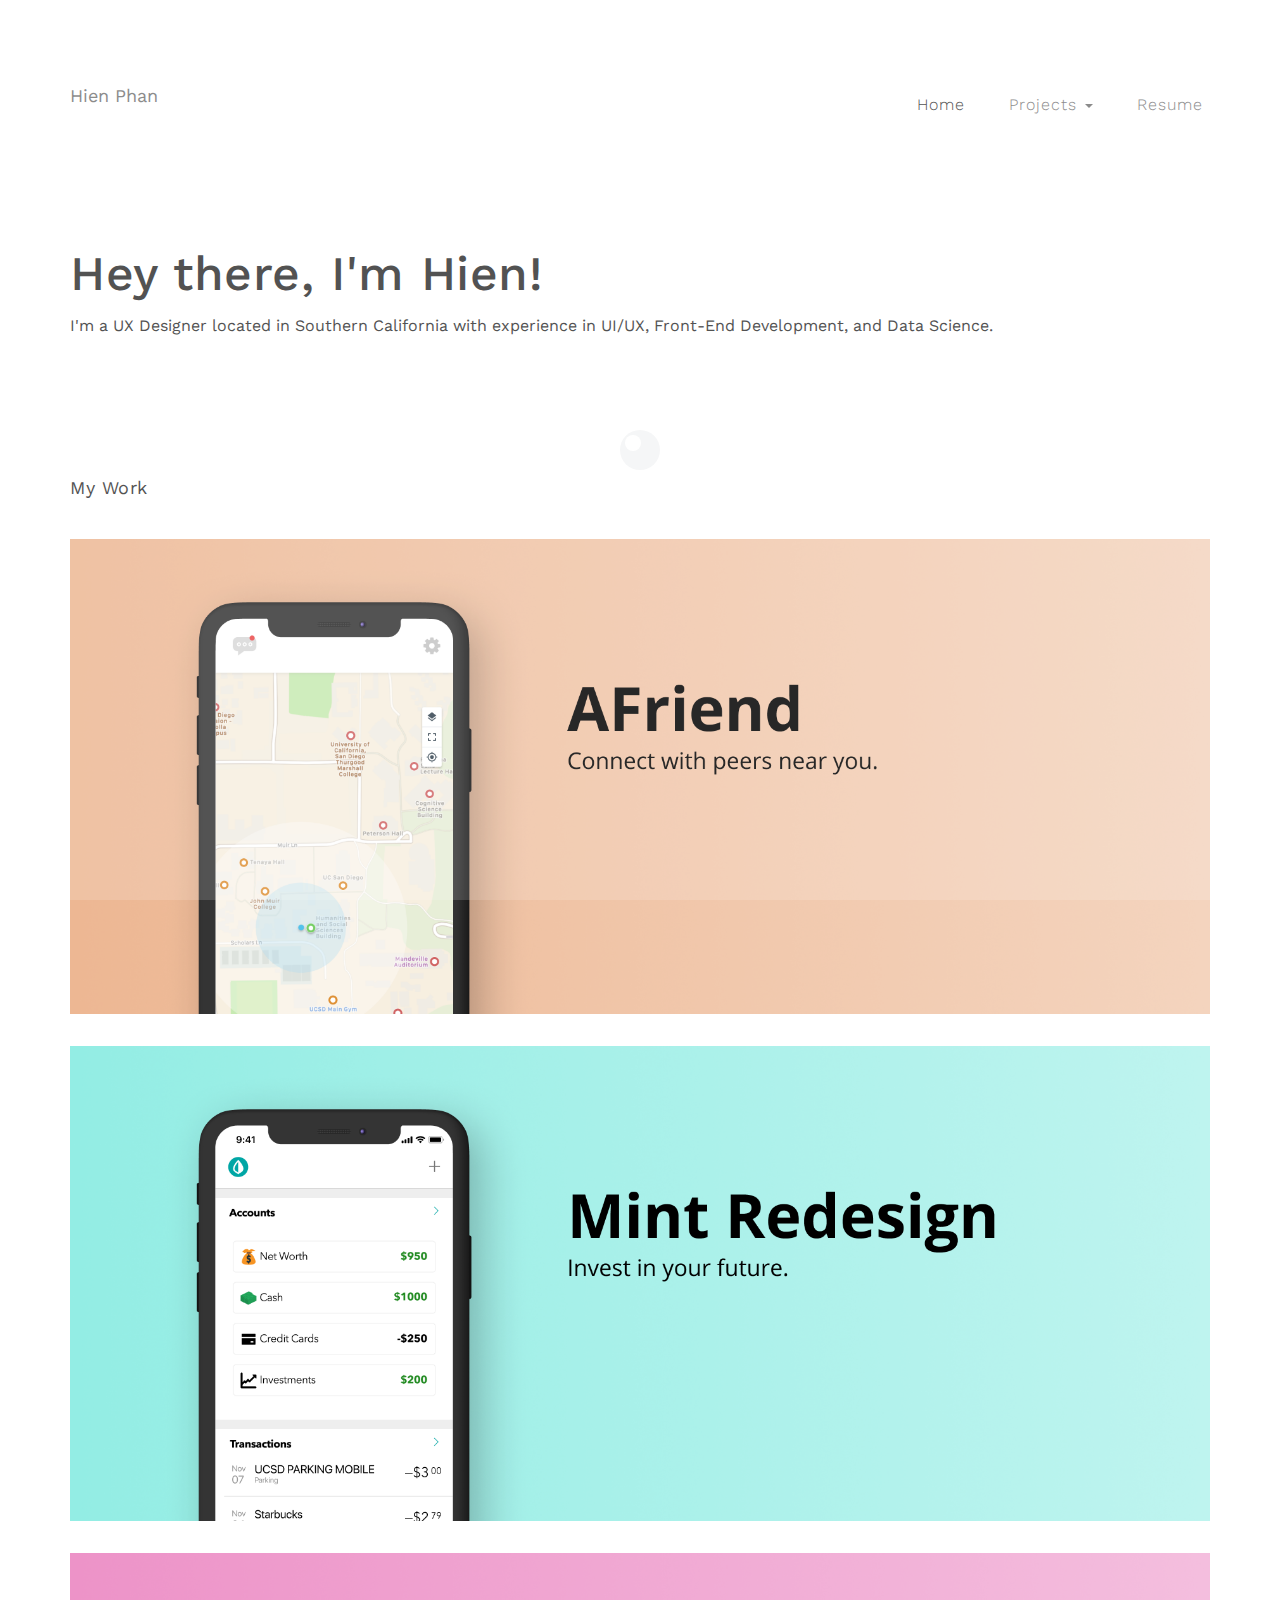
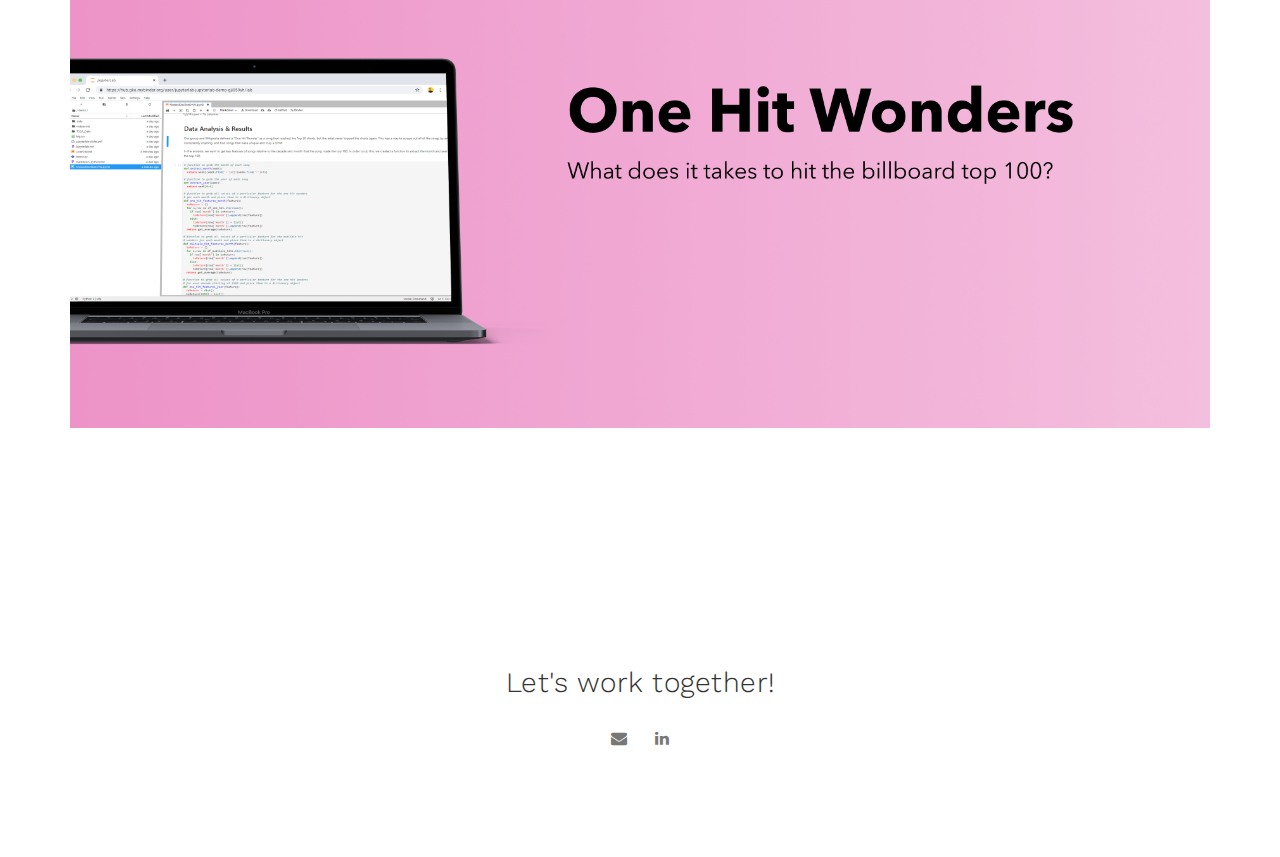
<file: index.html>
<!DOCTYPE html>
<html lang="en">
  <head>

    <meta charset="UTF-8">
    <meta http-equiv="X-UA-Compatible" content="IE=Edge">
    <meta name="description" content="">
    <meta name="keywords" content="">
    <meta name="author" content="">
    <meta name="viewport" content="width=device-width, initial-scale=1, maximum-scale=1">

    <title>Hien Phan</title>

    <link rel="stylesheet" href="css/bootstrap.min.css">
    <link rel="stylesheet" href="css/font-awesome.min.css">

    <!-- Main css -->
    <link rel="stylesheet" href="css/style.css">
    <link href="https://fonts.googleapis.com/css?family=Work+Sans:300,400,700" rel="stylesheet">

  </head>
<body>

<!-- PRE LOADER -->
<div class="preloader">
  <div class="sk-spinner sk-spinner-wordpress">
    <span class="sk-inner-circle"></span>
  </div>
</div>

<!-- Navigation section  -->
<div class="navbar navbar-default navbar-static-top" role="navigation">
  <div class="container">
    <button class="navbar-toggle" data-toggle="collapse" data-target=".navbar-collapse">
      <span class="icon icon-bar"></span>
      <span class="icon icon-bar"></span>
      <span class="icon icon-bar"></span>
    </button>
    <div class="navbar-header">
      <a href="index.html" class="navbar-brand"><strong>Hien Phan</strong></i></a>
    </div>
    <div class="collapse navbar-collapse">
      <ul class="nav navbar-nav navbar-right">
        <li class="active"><a href="index.html">Home</a></li>
        <li class="dropdown">
        <a href="#" class="dropdown-toggle" data-toggle="dropdown">Projects <b class="caret"></b></a>
        <ul class="dropdown-menu">
          <li><a href="afriend.html">Afriend</a></li>
          <li><a href="mint.html">Mint</a></li>
          <li><a href="onehits.html">One Hit Wonders</a></li>
        </ul>
      </li>
        <li><a href="Resume UX.pdf">Resume</a></li>
      </ul>
    </div>
  </div>
</div>

<!-- Home Section -->
<section id="home">
  <div class="container">
    <div class="row">
      <div class="col-md-12 col-sm-12">
        <div class="section-title">
          <h1>Hey there, I'm Hien!</h1>
        </div>
        <p>I'm a UX Designer located in Southern California with experience in UI/UX, Front-End Development, and Data Science.<p>
      </div>
    </div>
  </div>
</section>

<!-- Portfolio Section -->
<section id="portfolio">
  <div class="container">
    <h5>My Work</h5>
  </div>
  <div class="container">
    <div class="row">
      <div class="col-md-12">
        <a href="afriend.html">
          <div class="portfolio-thumb">
            <img src="pictures\afrienddesign.png" class="img-responsive" alt="Portfolio">
            <div class="portfolio-overlay">
              <div class="portfolio-item">
                <h3>Make connections close to you.</h3>
                <small>View Case Study</small>
              </div>
            </div>
          </div>
        </a>
      </div>
    </div>
    <div class="row">
      <div class="col-md-12">
        <a href="mint.html">
          <div class="portfolio-thumb">
            <img src="pictures\Mint redesign.png" class="img-responsive" alt="Portfolio">
            <div class="portfolio-overlay">
              <div class="portfolio-item">
                <h3>Keep track of your dough!</h3>
                <small>View Case Study</small>
              </div>
            </div>
          </div>
        </a>
      </div>
    </div>
    <div class="row">
      <div class="col-md-12">
        <a href="onehits.html">
          <div class="portfolio-thumb">
            <img src="pictures\onehits.png" class="img-responsive" alt="Portfolio">
            <div class="portfolio-overlay">
              <div class="portfolio-item">
                <h3>Analysis of top songs to find out what they have in common.</h3>
                <small>view case study</small>
              </div>
            </div>
          </div>
        </a>
      </div>
    </div>
  </div>
</section>

<!-- Footer Section -->
<footer>
  <div class="container text-center">
    <div class="row">
      <div class="col-md-12">
        <h3>Let's work together!</h3>
        <ul class="social-icon">
          <li><a href="https://mail.google.com/mail/?view=cm&fs=1&to=hpn337@gmail.com" class="fa fa-envelope"></a></li>
          <li><a href="https://www.linkedin.com/in/hien-phan-982a29172/" class="fa fa-linkedin"></a></li>
        </ul>
      </div>
    </div>
  </div>
</footer>

<!-- SCRIPTS -->
<script src="js/jquery.js"></script>
<script src="js/bootstrap.min.js"></script>
<script src="js/custom.js"></script>

</body>
</html>
</file>
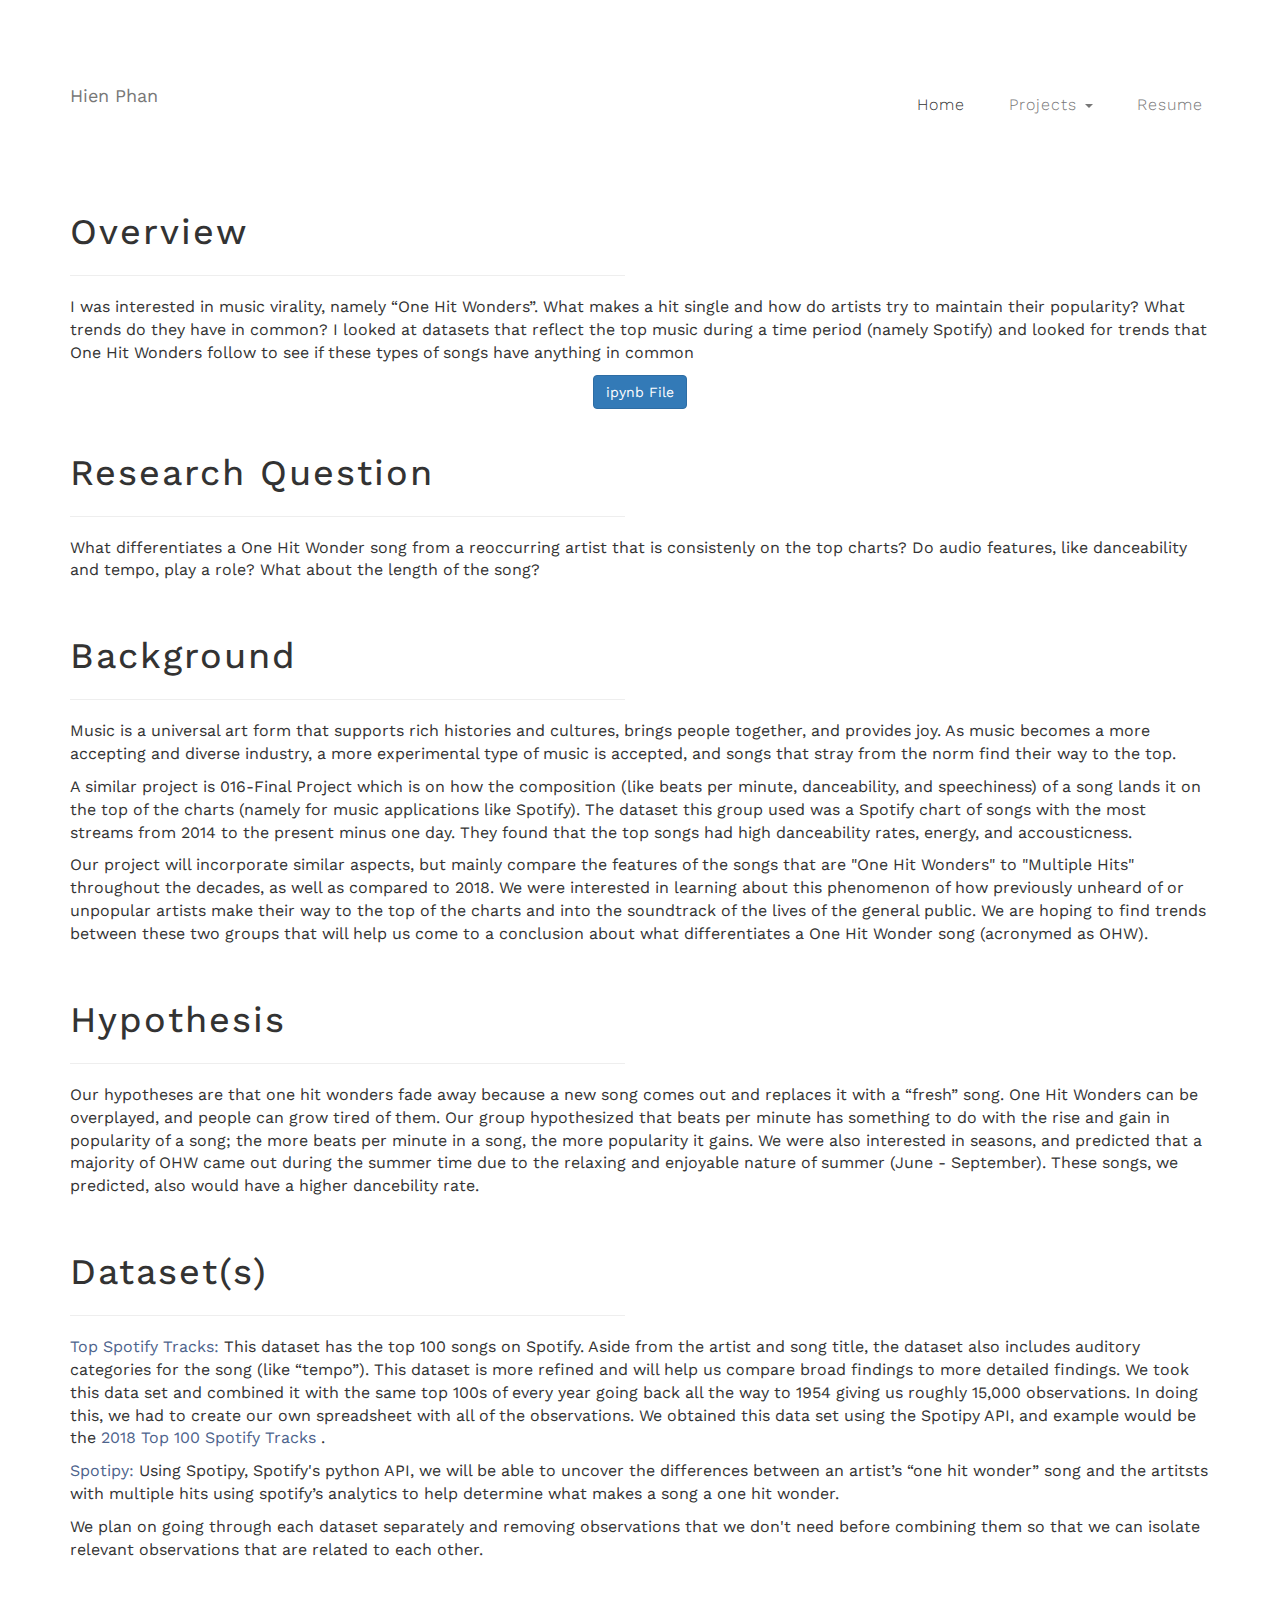
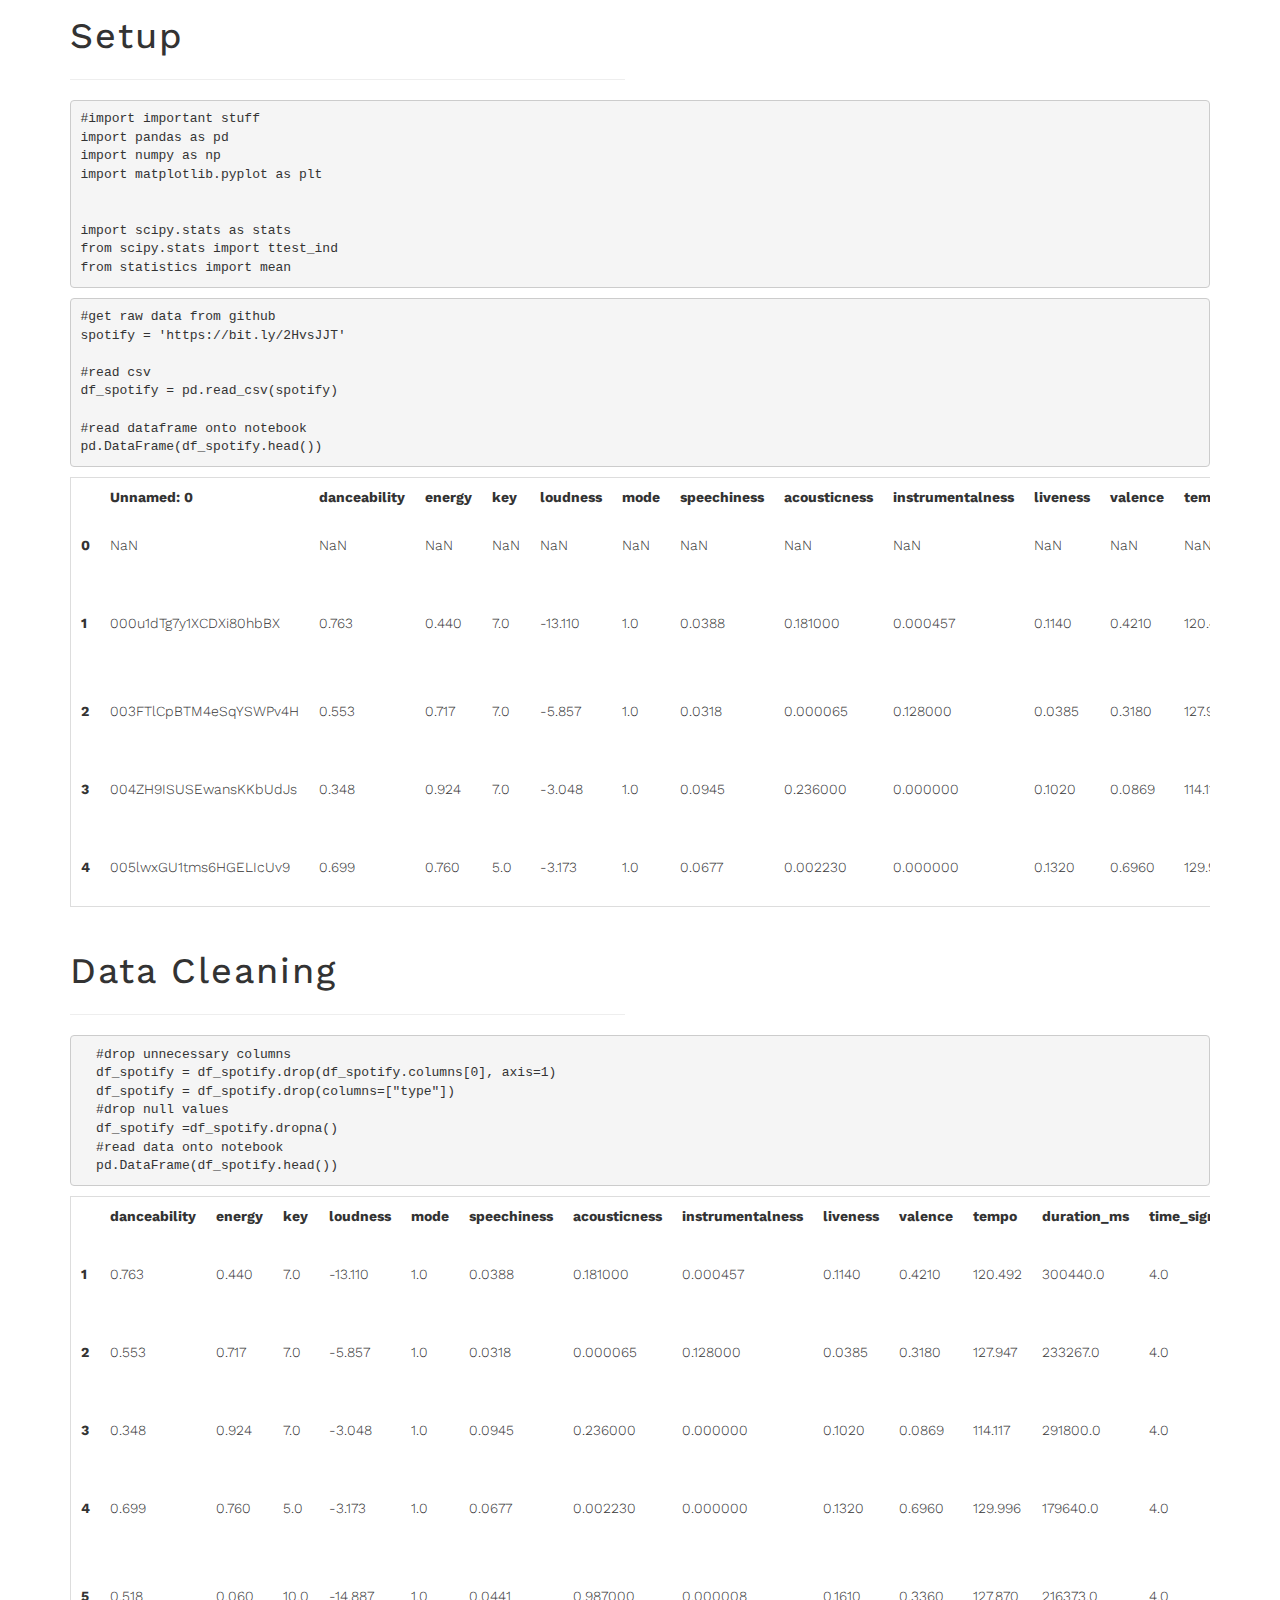
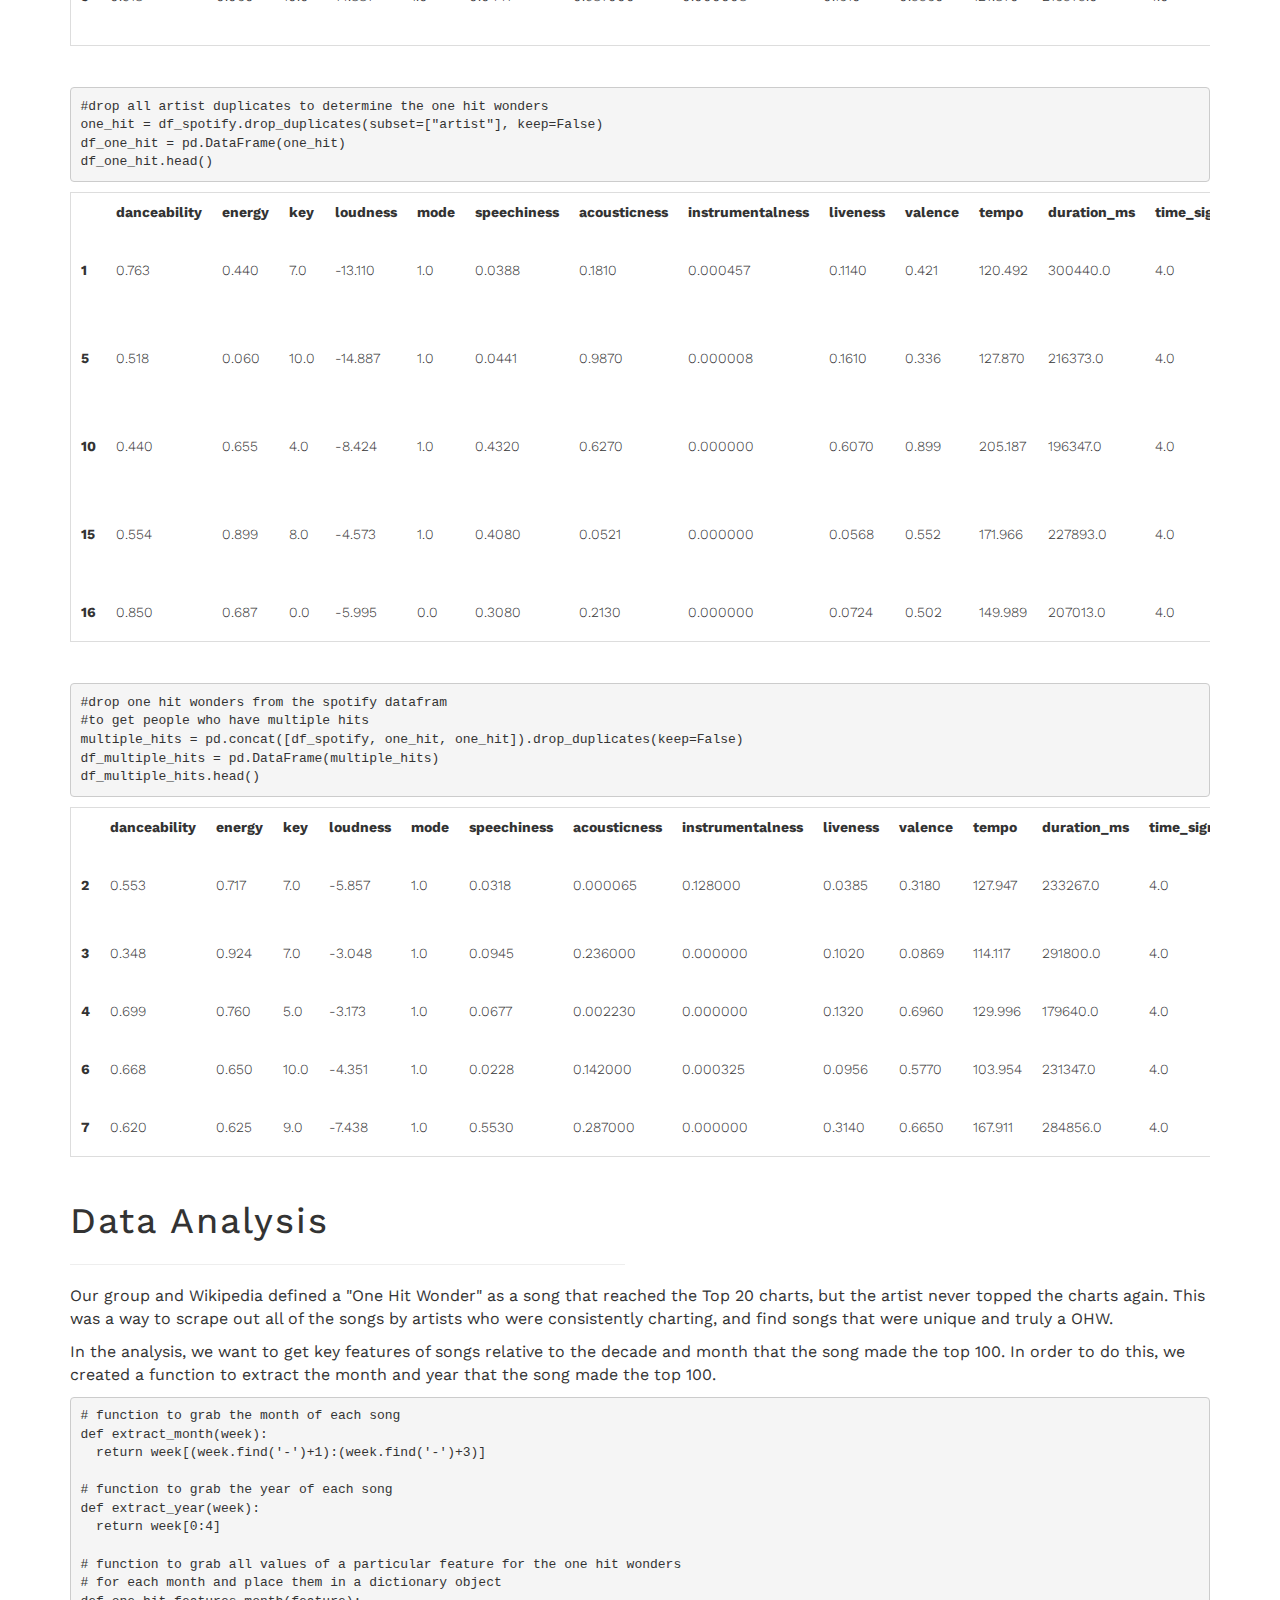
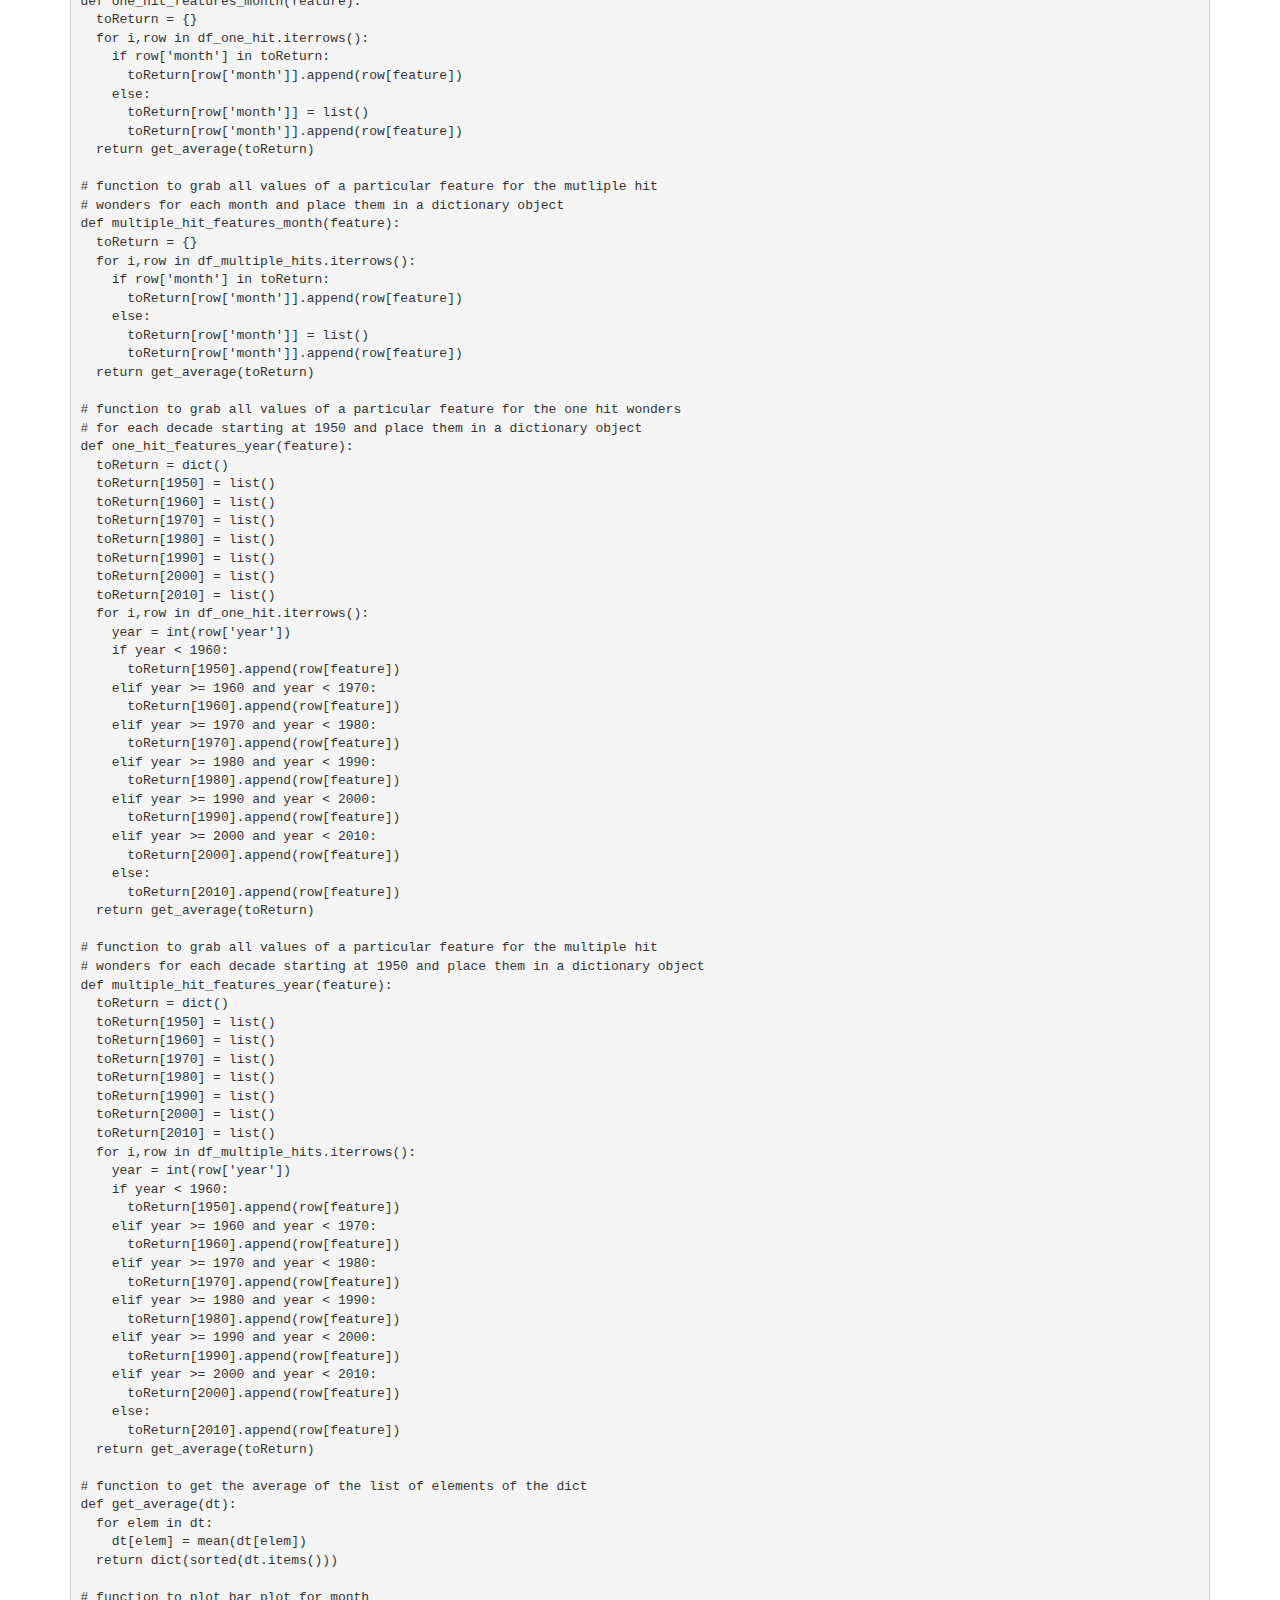
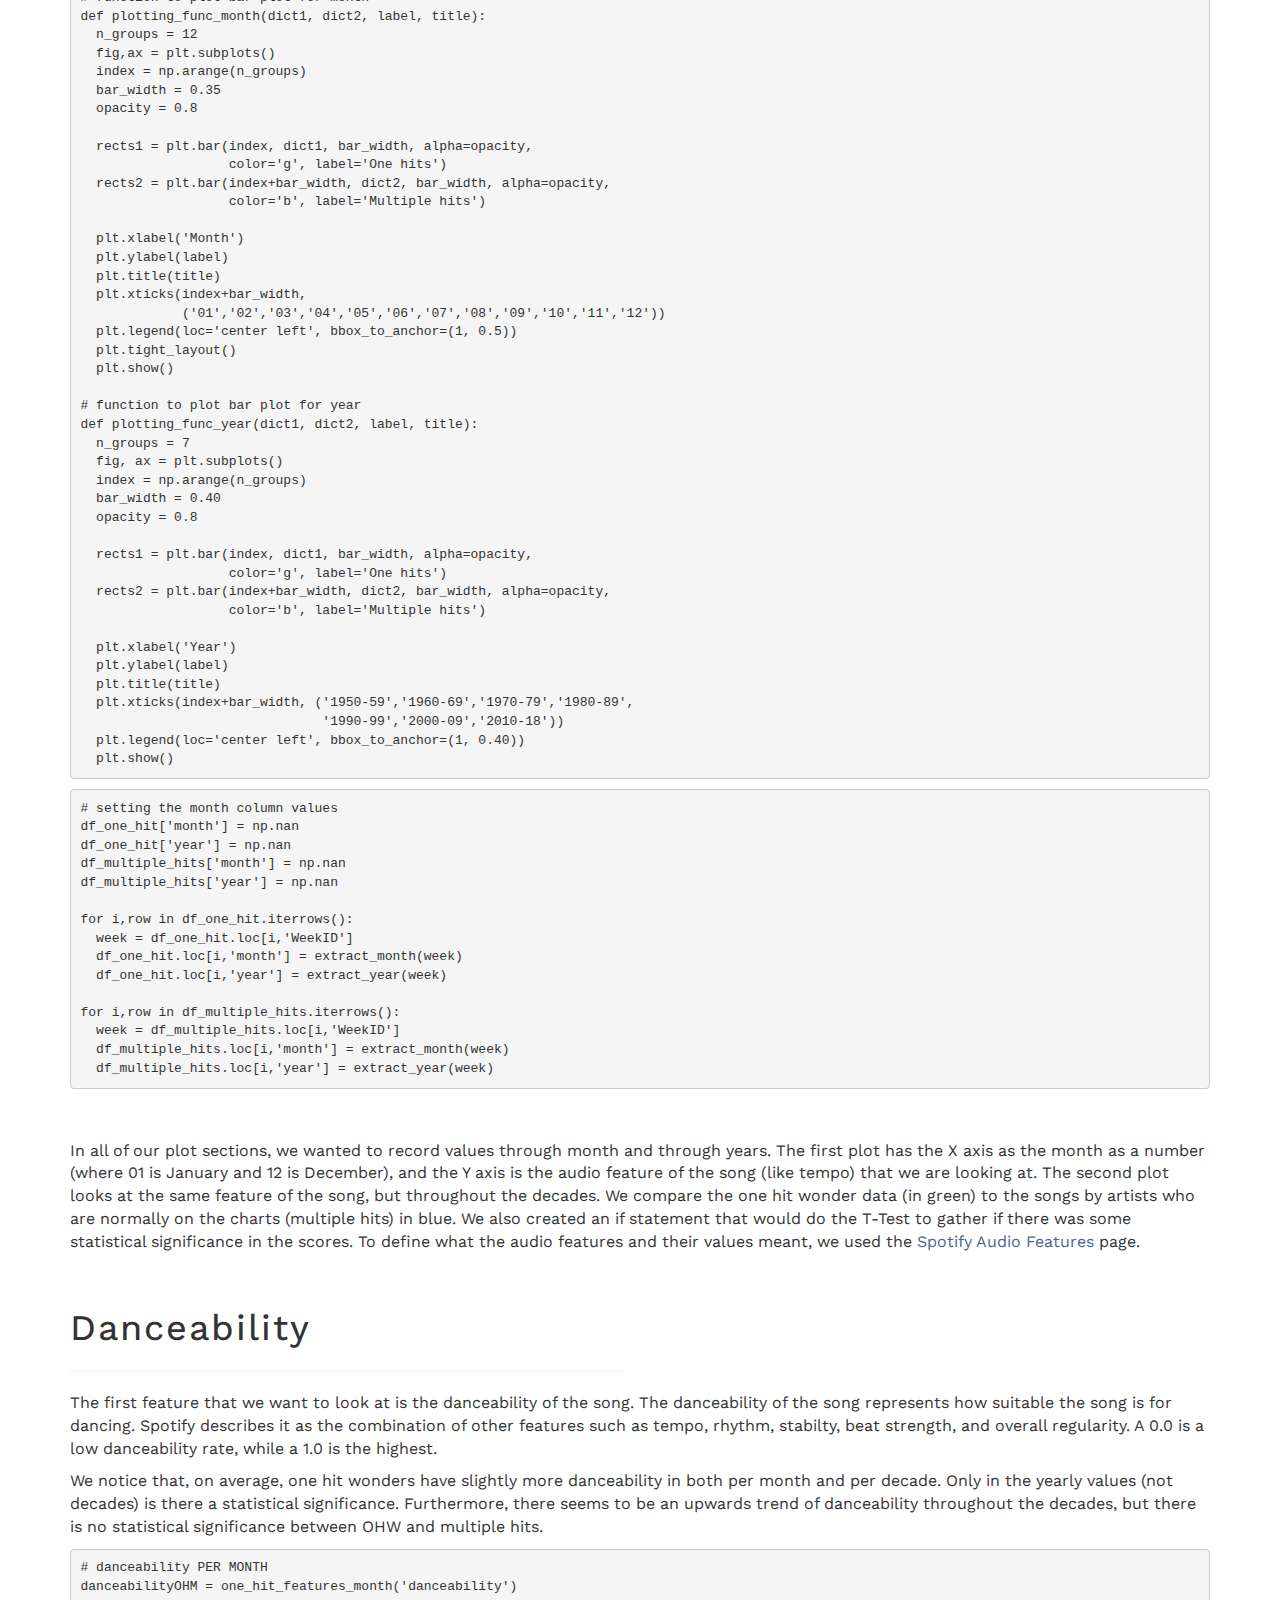
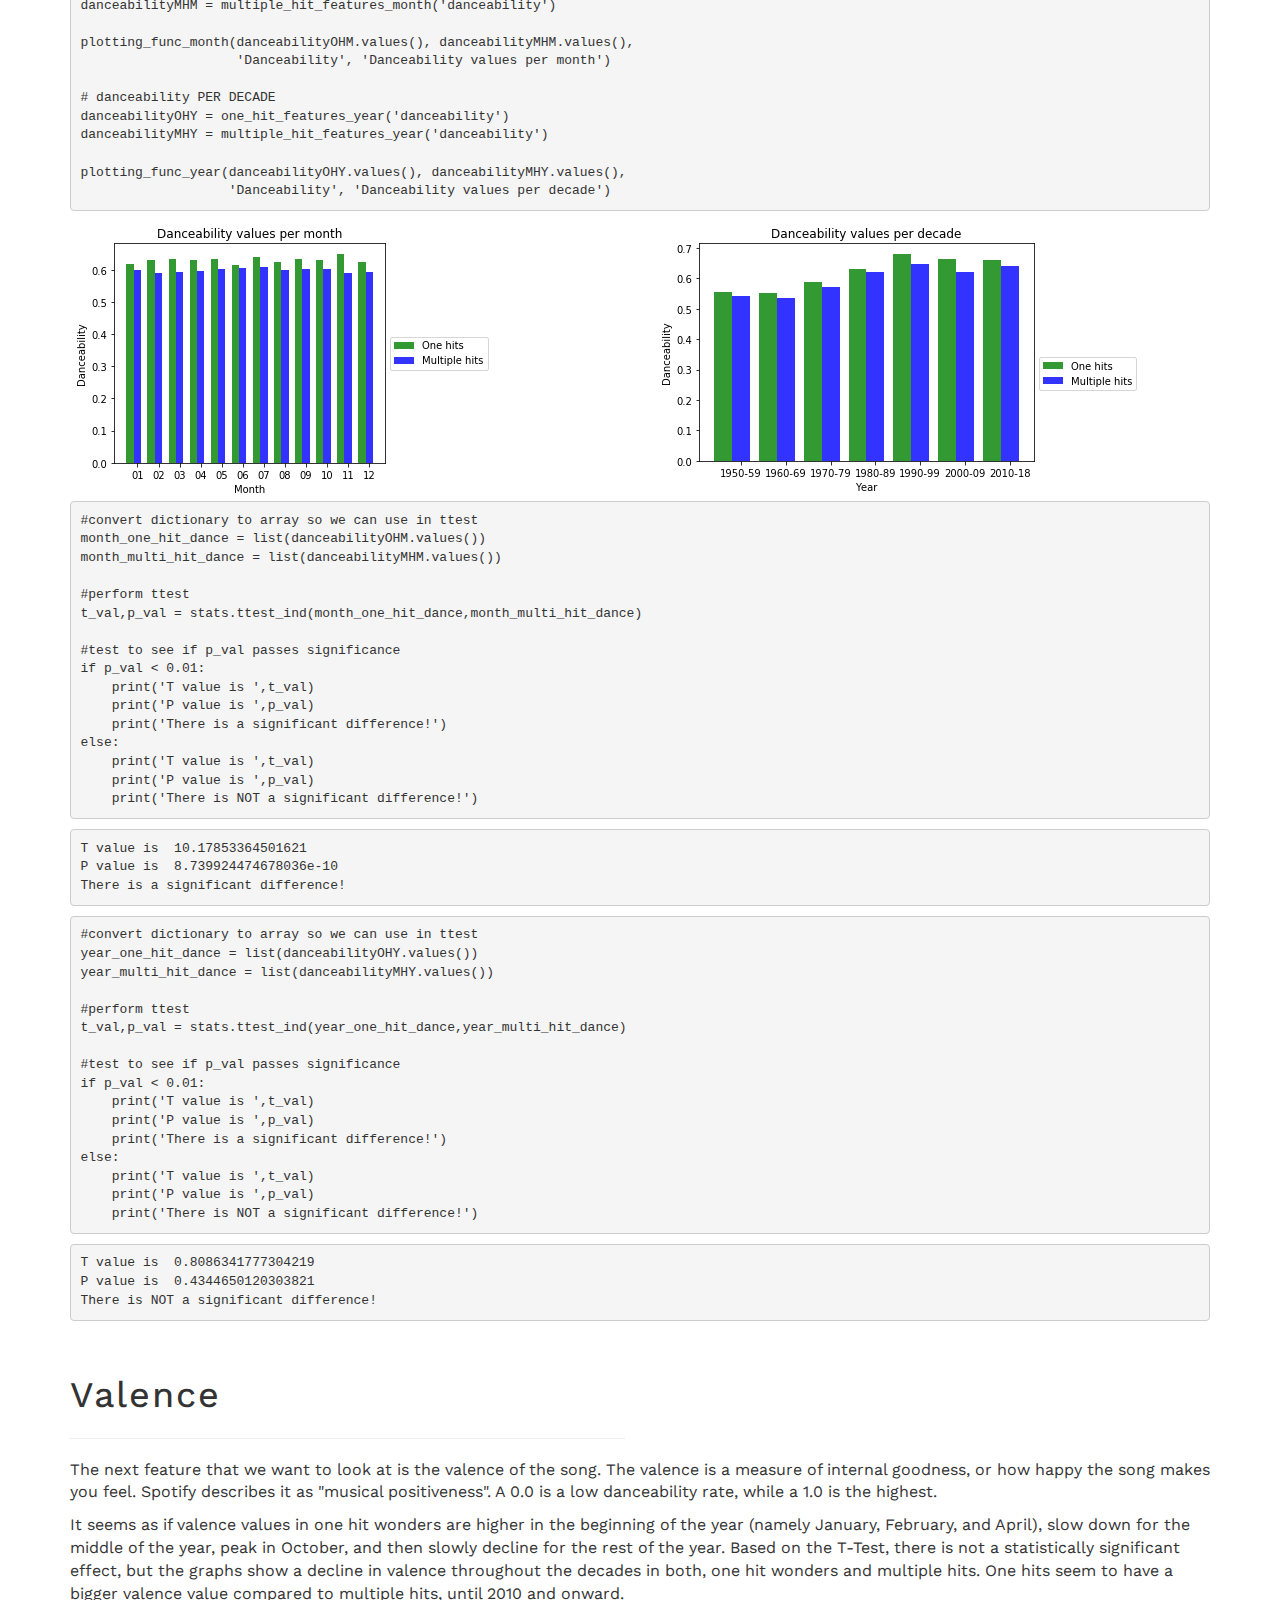
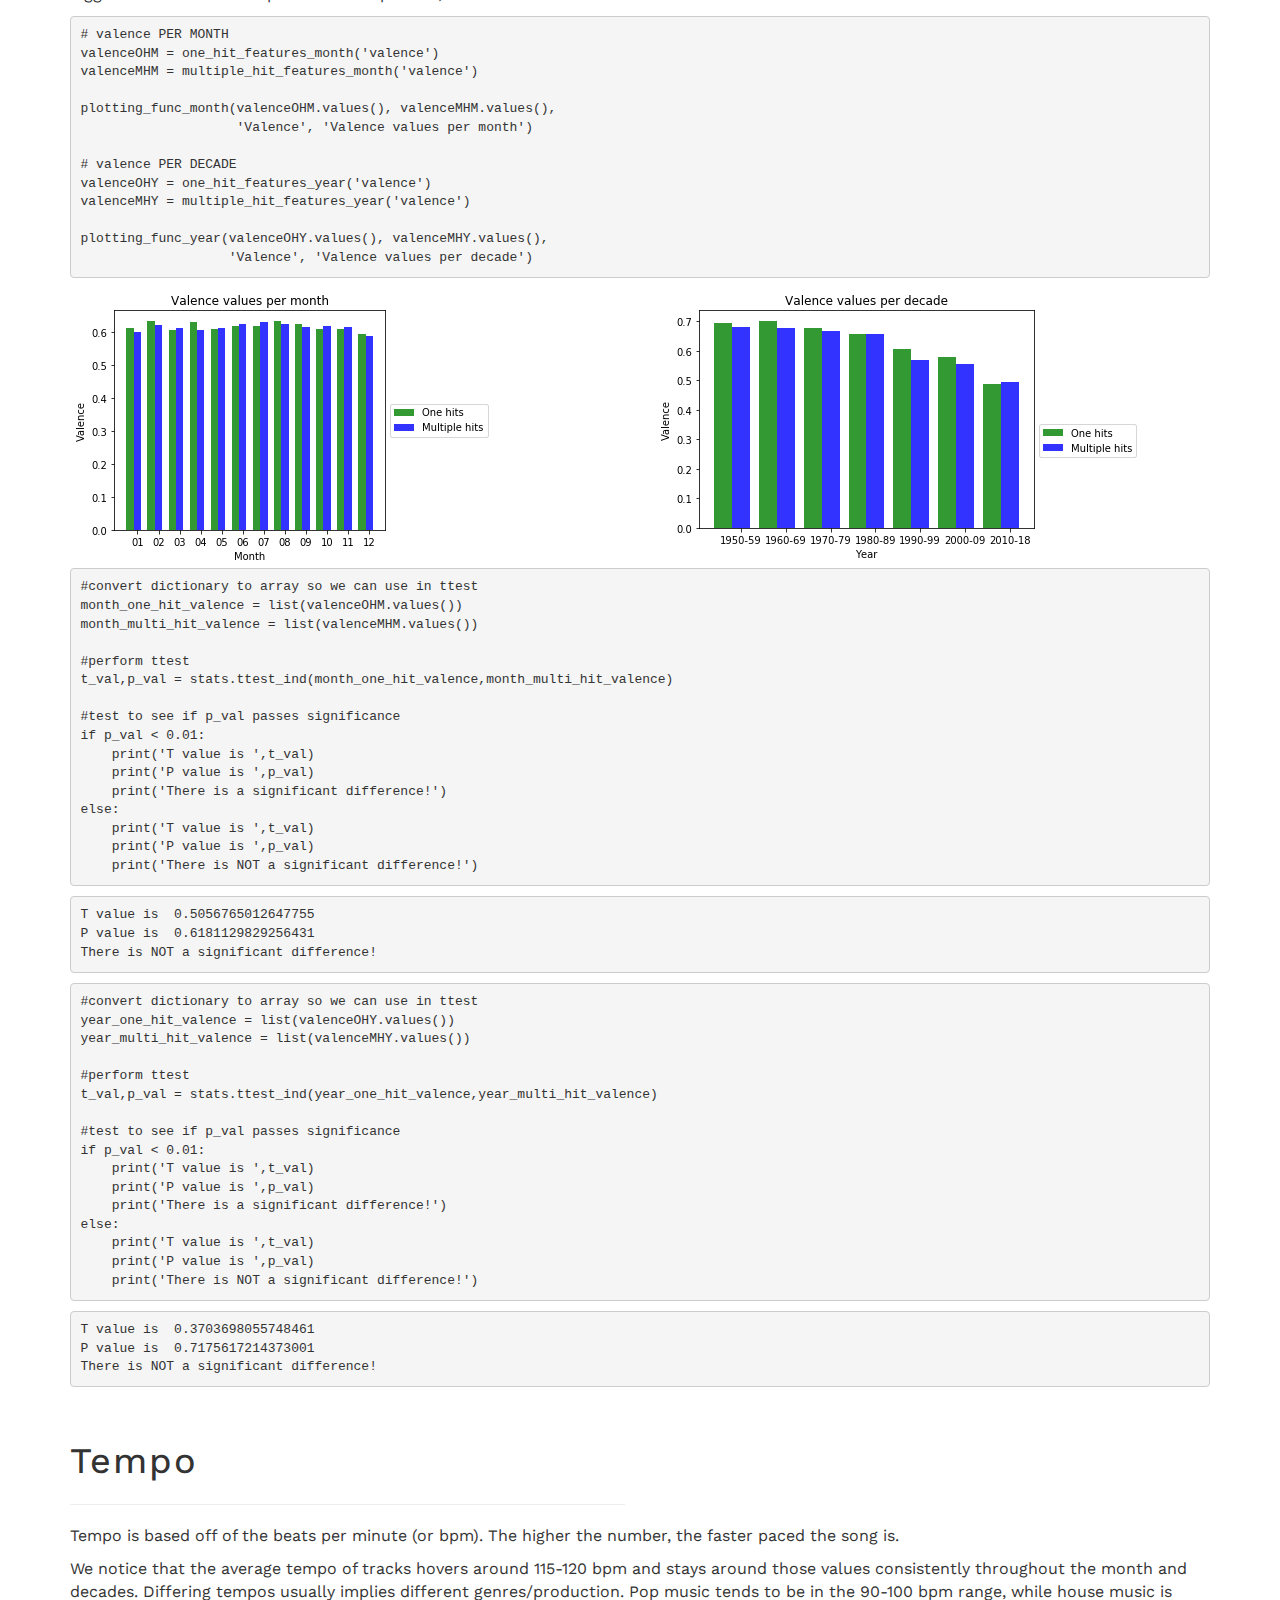
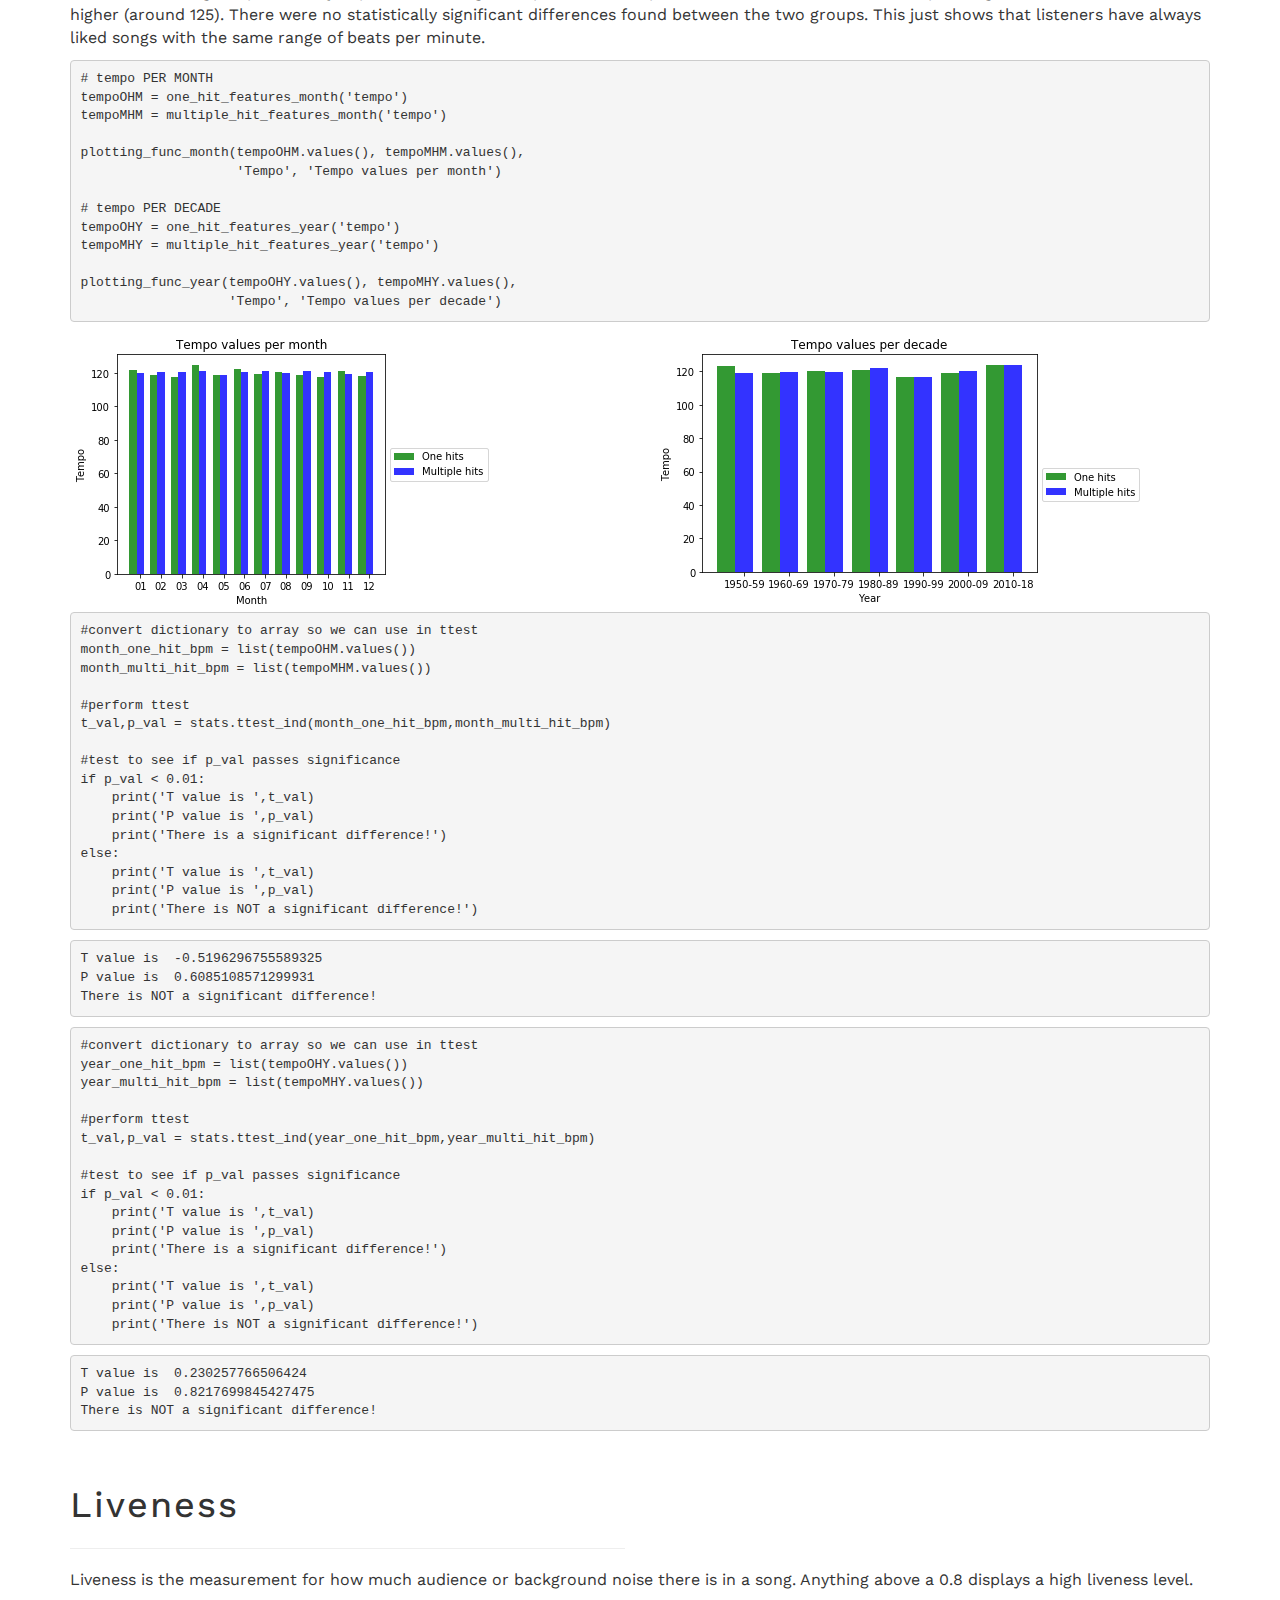
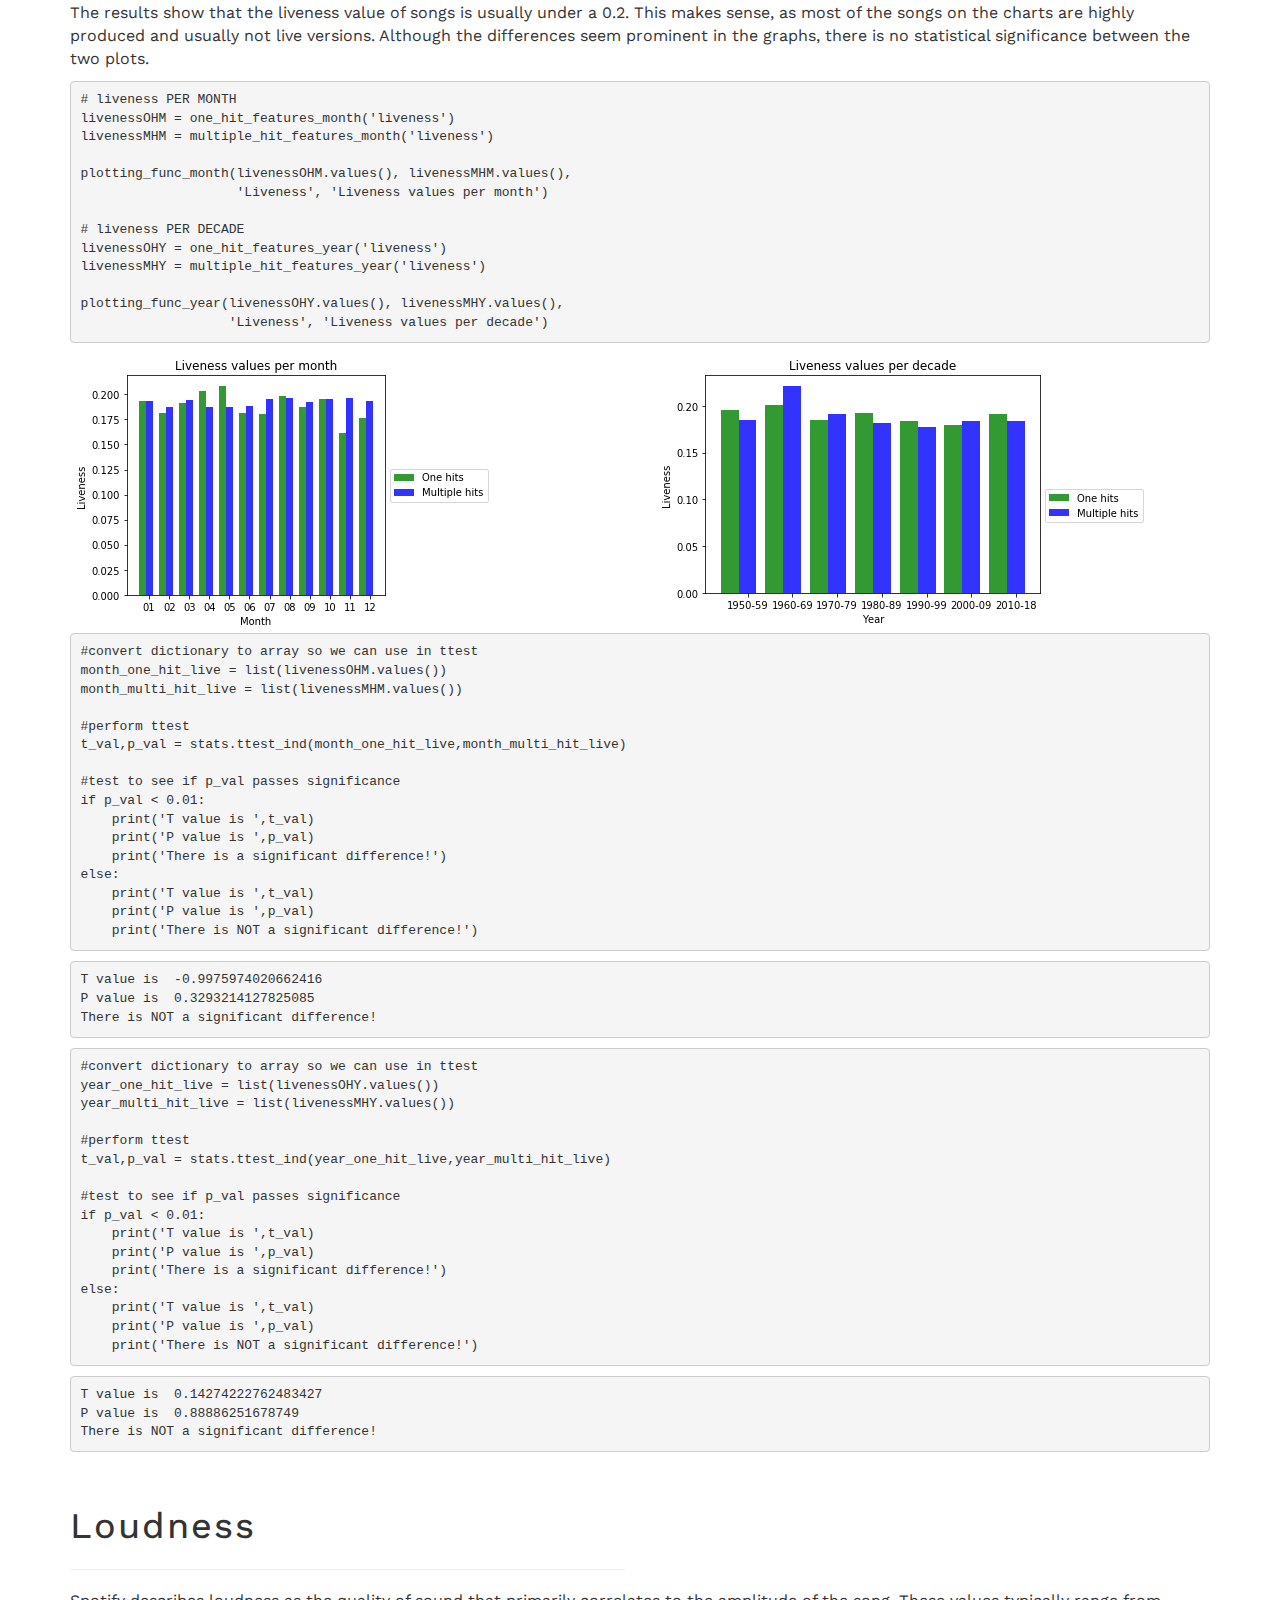
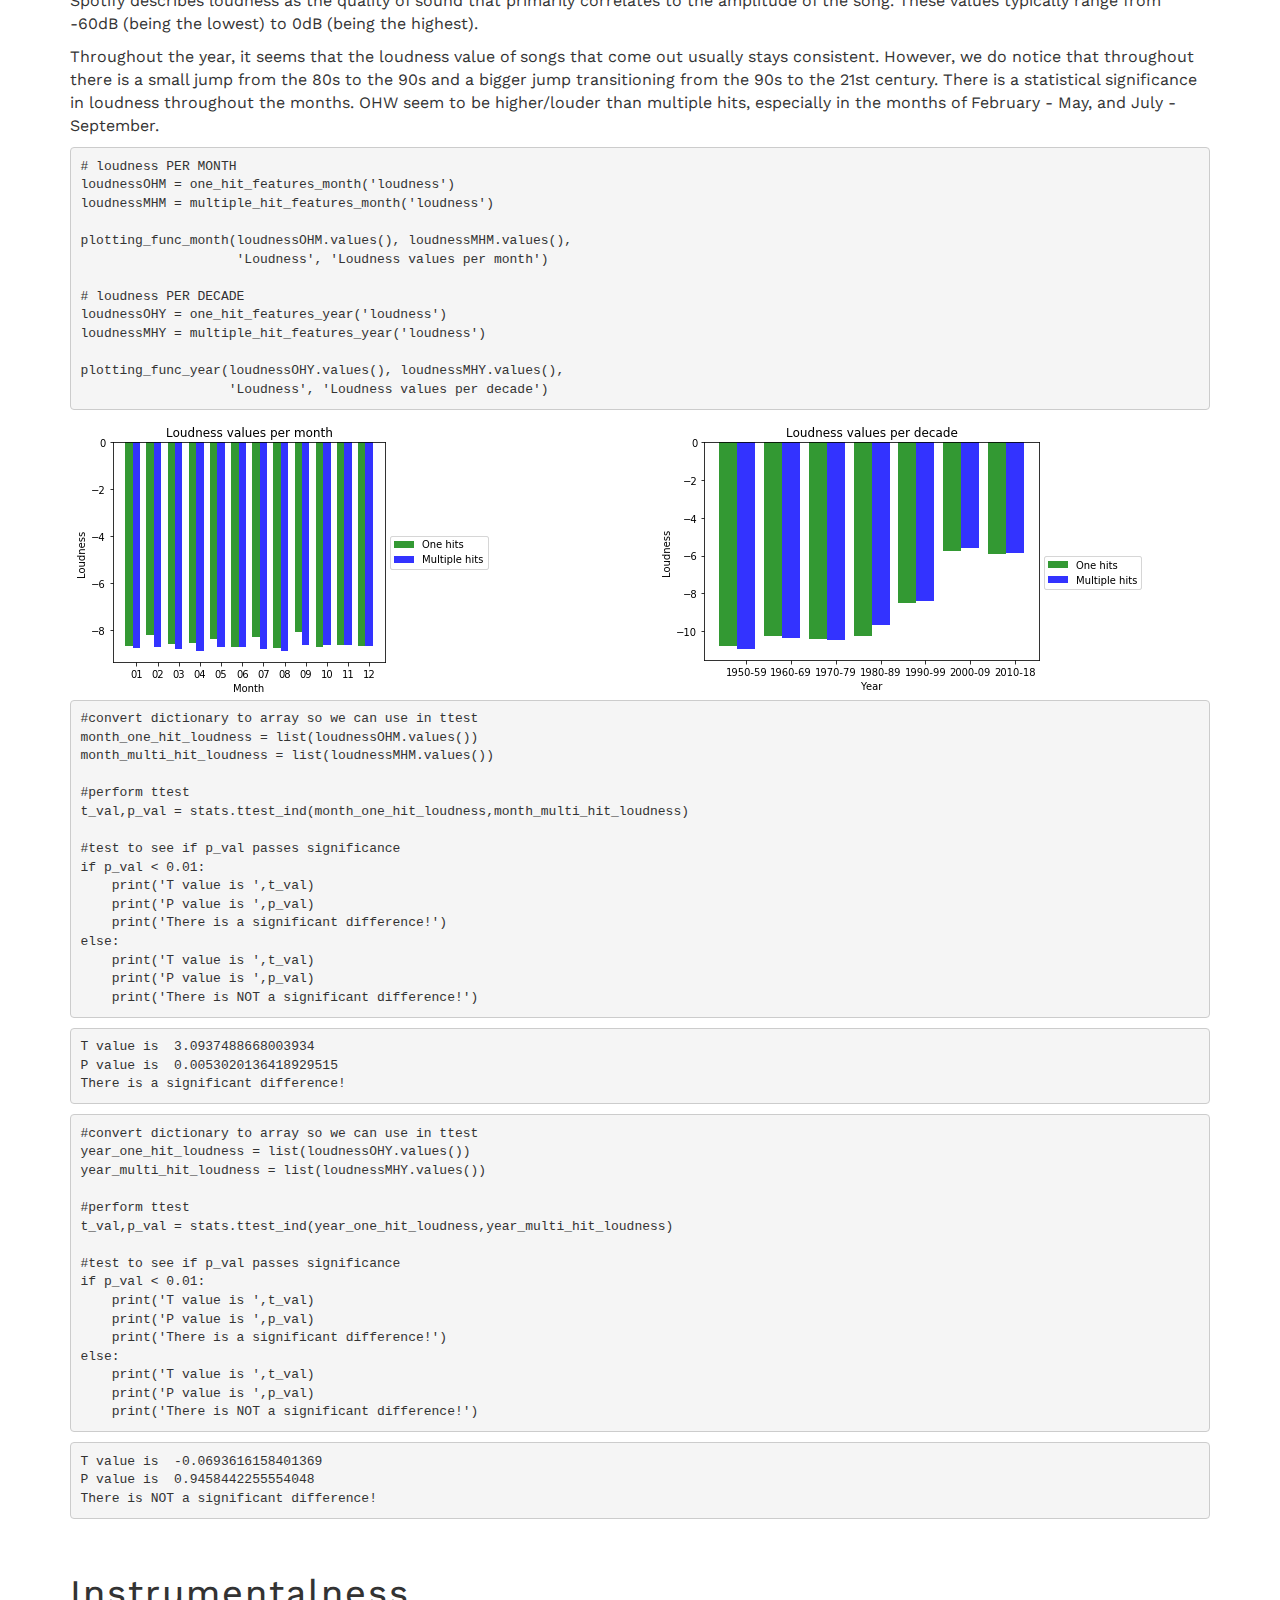
<file: onehits.html>
<!DOCTYPE html>
<html lang="en">
  <head>
    <meta charset="UTF-8">
    <meta http-equiv="X-UA-Compatible" content="IE=Edge">
    <meta name="description" content="">
    <meta name="keywords" content="">
    <meta name="author" content="">
    <meta name="viewport" content="width=device-width, initial-scale=1, maximum-scale=1">

    <title>One Hit Wonders</title>

    <link rel="stylesheet" href="css/bootstrap.min.css">
    <link rel="stylesheet" href="css/font-awesome.min.css">

    <!-- Main css -->
    <link rel="stylesheet" href="css/style.css">
    <link type="text/css" media="screen" rel="stylesheet" href="css/responsive-tables.css" />
    <link href="https://fonts.googleapis.com/css?family=Work+Sans:300,400,700" rel="stylesheet">
  </head>
<body>

<!-- PRE LOADER -->

<div class="preloader">
  <div class="sk-spinner sk-spinner-wordpress">
    <span class="sk-inner-circle"></span>
  </div>
</div>

<!-- Navigation section  -->
<div class="navbar navbar-default navbar-static-top" role="navigation">
  <div class="container">
    <div class="navbar-header">
      <button class="navbar-toggle" data-toggle="collapse" data-target=".navbar-collapse">
          <span class="icon icon-bar"></span>
          <span class="icon icon-bar"></span>
          <span class="icon icon-bar"></span>
      </button>
      <a href="index.html" class="navbar-brand"><strong>Hien Phan</strong></i></a>
    </div>
    <div class="collapse navbar-collapse">
      <ul class="nav navbar-nav navbar-right">
        <li class="active"><a href="index.html">Home</a></li>
        <li class="dropdown">
        <a href="#" class="dropdown-toggle" data-toggle="dropdown">Projects <b class="caret"></b></a>
        <ul class="dropdown-menu">
          <li><a href="afriend.html">Afriend</a></li>
          <li><a href="mint.html">Mint</a></li>
          <li><a href="onhits.html">One Hit Wonders</a></li>
        </ul>
      </li>
        <li><a href="Resume.pdf">Resume</a></li>
      </ul>
    </div>
  </div>
</div>

<!-- One hits -->
<section>
  <div class="container container-fluid" id="overview">
    <div class="row">
      <div class="col-md-6">
        <div class="section-title">
          <hr width=0>
          <h2>Overview</h2>
          <hr>
        </div>
      </div>
    </div>

    <div class="row">
      <div class="col-md-12">
        <p>
          I was interested in music virality, namely “One Hit Wonders”.
          What makes a hit single and how do artists try to maintain their
          popularity? What trends do they have in common? I looked at datasets
          that reflect the top music during a time period (namely Spotify) and
          looked for trends that One Hit Wonders follow to see if these types
          of songs have anything in common
        </p>
      </div>

      <div class="col-md-12">
        <div class="text-center">
          <a class="btn btn-primary" href="RiseandDeclineOHW.html">ipynb File</a>
        </div>
      </div>
    </div>
  </div>

  <!-- Research Question -->
  <div class="container container-fluid">
    <div class="row">
      <div class="col-md-6">
        <div class="section-title">
          <hr width=0>
          <h2>Research Question</h2>
          <hr>
        </div>
      </div>
    </div>

    <div class="row">
      <div class="col-md-12">
        <p>
          What differentiates a One Hit Wonder song from a reoccurring artist
          that is consistenly on the top charts? Do audio features,
          like danceability and tempo, play a role? What about the length of
          the song?
        </p>
      </div>
    </div>
  </div>

  <!-- Background -->
  <div class="container container-fluid">
    <div class="row">
      <div class="col-md-6">
        <div class="section-title">
          <hr width=0>
          <h2>Background</h2>
          <hr>
        </div>
      </div>
    </div>

    <div class="row">
      <div class="col-md-12">
        <p>
          Music is a universal art form that supports rich histories and
          cultures, brings people together, and provides joy. As music becomes
          a more accepting and diverse industry, a more experimental type of
          music is accepted, and songs that stray from the norm find their way
          to the top.
        </p>
        <p>
          A similar project is 016-Final Project which is on how the composition
           (like beats per minute, danceability, and speechiness) of a song
           lands it on the top of the charts (namely for music applications
           like Spotify). The dataset this group used was a Spotify chart of
           songs with the most streams from 2014 to the present minus one day.
           They found that the top songs had high danceability rates, energy,
           and accousticness.
        </p>
        <p>
           Our project will incorporate similar aspects, but mainly compare the
           features of the songs that are "One Hit Wonders" to "Multiple Hits"
           throughout the decades, as well as compared to 2018. We were
           interested in learning about this phenomenon of how previously
           unheard of or unpopular artists make their way to the top of the
           charts and into the soundtrack of the lives of the general public.
           We are hoping to find trends between these two groups that will help
           us come to a conclusion about what differentiates a One Hit Wonder
           song (acronymed as OHW).
        </p>
      </div>
    </div>
  </div>

  <!-- Hypothesis -->
  <div class="container container-fluid">
    <div class="row">
      <div class="col-md-6">
        <div class="section-title">
          <hr width=0>
          <h2>Hypothesis</h2>
          <hr>
        </div>
      </div>
    </div>

    <div class="row">
      <div class="col-md-12">
        <p>
          Our hypotheses are that one hit wonders fade away because a new song
          comes out and replaces it with a “fresh” song. One Hit Wonders can be
          overplayed, and people can grow tired of them. Our group hypothesized
          that beats per minute has something to do with the rise and gain in
          popularity of a song; the more beats per minute in a song, the more
          popularity it gains. We were also interested in seasons, and predicted
          that a majority of OHW came out during the summer time due to the
          relaxing and enjoyable nature of summer (June - September).
          These songs, we predicted, also would have a higher dancebility rate.
        </p>
      </div>
    </div>
  </div>

  <!-- Dataset(s) -->
  <div class="container container-fluid">
    <div class="row">
      <div class="col-md-6">
        <div class="section-title">
          <hr width=0>
          <h2>Dataset(s)</h2>
          <hr>
        </div>
      </div>
    </div>

    <div class="row">
      <div class="col-md-12">
        <p>
          <a href="https://docs.google.com/spreadsheets/u/1/d/1VPfzo9_EVpaeOhEEAB3-moUMcaWBD0YCXa-wBI6s6d4/edit?fbclid=IwAR2DVAKNEMBUHT8P5183gF2Zz3v2MJn7SOpoeERizGNxbbkiFFvpbXU9KU8#gid=1504947022">Top Spotify Tracks:</a>
          This dataset has the top 100 songs on Spotify. Aside from the artist
          and song title, the dataset also includes auditory categories for the
          song (like “tempo”). This dataset is more refined and will help us
          compare broad findings to more detailed findings. We took this data
          set and combined it with the same top 100s of every year going back
          all the way to 1954 giving us roughly 15,000 observations. In doing
          this, we had to create our own spreadsheet with all of the
          observations. We obtained this data set using the Spotipy API, and
          example would be the
          <a href="https://www.kaggle.com/nadintamer/top-spotify-tracks-of-2018">2018 Top 100 Spotify Tracks</a>
          .
        </p>
        <p>
          <a href="https://spotipy.readthedocs.io/en/latest/">Spotipy:</a> Using Spotipy, Spotify's python API, we will be able to uncover the differences between an artist’s “one hit wonder” song and the artitsts with multiple hits using spotify’s analytics to help determine what makes a song a one hit wonder.
        </p>
        <p>
          We plan on going through each dataset separately and removing observations that we don't need before combining them so that we can isolate relevant observations that are related to each other.
        </p>
      </div>
    </div>
  </div>

  <!-- Setup -->
  <div class="container container-fluid">
    <div class="row">
      <div class="col-md-6">
        <div class="section-title">
          <hr width=0>
          <h2>Setup</h2>
          <hr>
        </div>
      </div>
    </div>

    <div class="row">
      <div class="col-md-12">
<pre>
#import important stuff
import pandas as pd
import numpy as np
import matplotlib.pyplot as plt


import scipy.stats as stats
from scipy.stats import ttest_ind
from statistics import mean
</pre>
<pre>
#get raw data from github
spotify = 'https://bit.ly/2HvsJJT'

#read csv
df_spotify = pd.read_csv(spotify)

#read dataframe onto notebook
pd.DataFrame(df_spotify.head())
</pre>
      </div>
    </div>

    <div class="row">
      <div class="col-md-12">
        <div style="overflow-x:auto;">
          <table class="responsive">
            <thead>
              <tr style="text-align: right;">
                <th></th>
                <th>Unnamed: 0</th>
                <th>danceability</th>
                <th>energy</th>
                <th>key</th>
                <th>loudness</th>
                <th>mode</th>
                <th>speechiness</th>
                <th>acousticness</th>
                <th>instrumentalness</th>
                <th>liveness</th>
                <th>valence</th>
                <th>tempo</th>
                <th>type</th>
                <th>duration_ms</th>
                <th>time_signature</th>
                <th>song</th>
                <th>artist</th>
                <th>WeekID</th>
              </tr>
              </thead>
              <tbody>
              <tr>
                <th>0</th>
                <td>NaN</td>
                <td>NaN</td>
                <td>NaN</td>
                <td>NaN</td>
                <td>NaN</td>
                <td>NaN</td>
                <td>NaN</td>
                <td>NaN</td>
                <td>NaN</td>
                <td>NaN</td>
                <td>NaN</td>
                <td>NaN</td>
                <td>NaN</td>
                <td>NaN</td>
                <td>NaN</td>
                <td>Zoom</td>
                <td>Lil' Boosie</td>
                <td>2006-12-23</td>
              </tr>
              <tr>
                <th>1</th>
                <td>000u1dTg7y1XCDXi80hbBX</td>
                <td>0.763</td>
                <td>0.440</td>
                <td>7.0</td>
                <td>-13.110</td>
                <td>1.0</td>
                <td>0.0388</td>
                <td>0.181000</td>
                <td>0.000457</td>
                <td>0.1140</td>
                <td>0.4210</td>
                <td>120.492</td>
                <td>audio_features</td>
                <td>300440.0</td>
                <td>4.0</td>
                <td>I Don't Want A Lover</td>
                <td>Texas</td>
                <td>1989-09-16</td>
              </tr>
              <tr>
                <th>2</th>
                <td>003FTlCpBTM4eSqYSWPv4H</td>
                <td>0.553</td>
                <td>0.717</td>
                <td>7.0</td>
                <td>-5.857</td>
                <td>1.0</td>
                <td>0.0318</td>
                <td>0.000065</td>
                <td>0.128000</td>
                <td>0.0385</td>
                <td>0.3180</td>
                <td>127.947</td>
                <td>audio_features</td>
                <td>233267.0</td>
                <td>4.0</td>
                <td>Swing, Swing</td>
                <td>The All-American Rejects</td>
                <td>2003-08-30</td>
              </tr>
              <tr>
                <th>3</th>
                <td>004ZH9ISUSEwansKKbUdJs</td>
                <td>0.348</td>
                <td>0.924</td>
                <td>7.0</td>
                <td>-3.048</td>
                <td>1.0</td>
                <td>0.0945</td>
                <td>0.236000</td>
                <td>0.000000</td>
                <td>0.1020</td>
                <td>0.0869</td>
                <td>114.117</td>
                <td>audio_features</td>
                <td>291800.0</td>
                <td>4.0</td>
                <td>You Better Wait</td>
                <td>Steve Perry</td>
                <td>1994-07-23</td>
              </tr>
              <tr>
                <th>4</th>
                <td>005lwxGU1tms6HGELIcUv9</td>
                <td>0.699</td>
                <td>0.760</td>
                <td>5.0</td>
                <td>-3.173</td>
                <td>1.0</td>
                <td>0.0677</td>
                <td>0.002230</td>
                <td>0.000000</td>
                <td>0.1320</td>
                <td>0.6960</td>
                <td>129.996</td>
                <td>audio_features</td>
                <td>179640.0</td>
                <td>4.0</td>
                <td>I Kissed A Girl</td>
                <td>Katy Perry</td>
                <td>2008-05-31</td>
              </tr>
            </tbody>
          </table>
        </div>
      </div>
    </div>
  </div>

  <!-- Data Cleaning -->
  <div class="container container-fluid">
    <div class="row">
      <div class="col-md-6">
        <div class="section-title">
          <hr width=0>
          <h2>Data Cleaning</h2>
          <hr>
        </div>
      </div>
    </div>

    <div class="row">
      <div class="col-md-12">

<pre>
  #drop unnecessary columns
  df_spotify = df_spotify.drop(df_spotify.columns[0], axis=1)
  df_spotify = df_spotify.drop(columns=["type"])
  #drop null values
  df_spotify =df_spotify.dropna()
  #read data onto notebook
  pd.DataFrame(df_spotify.head())
</pre>

      </div>
    </div>

    <div class="row">
      <div class="col-md-12">
        <div style="overflow-x:auto;">
          <table class="responsive">
            <thead>
              <tr style="text-align: right;">
                <th></th>
                <th>danceability</th>
                <th>energy</th>
                <th>key</th>
                <th>loudness</th>
                <th>mode</th>
                <th>speechiness</th>
                <th>acousticness</th>
                <th>instrumentalness</th>
                <th>liveness</th>
                <th>valence</th>
                <th>tempo</th>
                <th>duration_ms</th>
                <th>time_signature</th>
                <th>song</th>
                <th>artist</th>
                <th>WeekID</th>
              </tr>
            </thead>
            <tbody>
              <tr>
                <th>1</th>
                <td>0.763</td>
                <td>0.440</td>
                <td>7.0</td>
                <td>-13.110</td>
                <td>1.0</td>
                <td>0.0388</td>
                <td>0.181000</td>
                <td>0.000457</td>
                <td>0.1140</td>
                <td>0.4210</td>
                <td>120.492</td>
                <td>300440.0</td>
                <td>4.0</td>
                <td>I Don't Want A Lover</td>
                <td>Texas</td>
                <td>1989-09-16</td>
              </tr>
              <tr>
                <th>2</th>
                <td>0.553</td>
                <td>0.717</td>
                <td>7.0</td>
                <td>-5.857</td>
                <td>1.0</td>
                <td>0.0318</td>
                <td>0.000065</td>
                <td>0.128000</td>
                <td>0.0385</td>
                <td>0.3180</td>
                <td>127.947</td>
                <td>233267.0</td>
                <td>4.0</td>
                <td>Swing, Swing</td>
                <td>The All-American Rejects</td>
                <td>2003-08-30</td>
              </tr>
              <tr>
                <th>3</th>
                <td>0.348</td>
                <td>0.924</td>
                <td>7.0</td>
                <td>-3.048</td>
                <td>1.0</td>
                <td>0.0945</td>
                <td>0.236000</td>
                <td>0.000000</td>
                <td>0.1020</td>
                <td>0.0869</td>
                <td>114.117</td>
                <td>291800.0</td>
                <td>4.0</td>
                <td>You Better Wait</td>
                <td>Steve Perry</td>
                <td>1994-07-23</td>
              </tr>
              <tr>
                <th>4</th>
                <td>0.699</td>
                <td>0.760</td>
                <td>5.0</td>
                <td>-3.173</td>
                <td>1.0</td>
                <td>0.0677</td>
                <td>0.002230</td>
                <td>0.000000</td>
                <td>0.1320</td>
                <td>0.6960</td>
                <td>129.996</td>
                <td>179640.0</td>
                <td>4.0</td>
                <td>I Kissed A Girl</td>
                <td>Katy Perry</td>
                <td>2008-05-31</td>
              </tr>
              <tr>
                <th>5</th>
                <td>0.518</td>
                <td>0.060</td>
                <td>10.0</td>
                <td>-14.887</td>
                <td>1.0</td>
                <td>0.0441</td>
                <td>0.987000</td>
                <td>0.000008</td>
                <td>0.1610</td>
                <td>0.3360</td>
                <td>127.870</td>
                <td>216373.0</td>
                <td>4.0</td>
                <td>Nel Blu Dipinto Di Blu (Volaré)</td>
                <td>Domenico Modugno</td>
                <td>1958-08-09</td>
              </tr>
            </tbody>
          </table>
        </div>
      </div>
    </div>

    <hr width=0>

    <div class="row">
      <div class="col-md-12">
<pre>
#drop all artist duplicates to determine the one hit wonders
one_hit = df_spotify.drop_duplicates(subset=["artist"], keep=False)
df_one_hit = pd.DataFrame(one_hit)
df_one_hit.head()
</pre>
      </div>
    </div>

    <div class="row">
      <div class="col-md-12">
        <div style="overflow-x:auto">
          <table class="responsive">
            <thead>
              <tr style="text-align: right;">
                <th></th>
                <th>danceability</th>
                <th>energy</th>
                <th>key</th>
                <th>loudness</th>
                <th>mode</th>
                <th>speechiness</th>
                <th>acousticness</th>
                <th>instrumentalness</th>
                <th>liveness</th>
                <th>valence</th>
                <th>tempo</th>
                <th>duration_ms</th>
                <th>time_signature</th>
                <th>song</th>
                <th>artist</th>
                <th>WeekID</th>
              </tr>
            </thead>
            <tbody>
              <tr>
                <th>1</th>
                <td>0.763</td>
                <td>0.440</td>
                <td>7.0</td>
                <td>-13.110</td>
                <td>1.0</td>
                <td>0.0388</td>
                <td>0.1810</td>
                <td>0.000457</td>
                <td>0.1140</td>
                <td>0.421</td>
                <td>120.492</td>
                <td>300440.0</td>
                <td>4.0</td>
                <td>I Don't Want A Lover</td>
                <td>Texas</td>
                <td>1989-09-16</td>
              </tr>
              <tr>
                <th>5</th>
                <td>0.518</td>
                <td>0.060</td>
                <td>10.0</td>
                <td>-14.887</td>
                <td>1.0</td>
                <td>0.0441</td>
                <td>0.9870</td>
                <td>0.000008</td>
                <td>0.1610</td>
                <td>0.336</td>
                <td>127.870</td>
                <td>216373.0</td>
                <td>4.0</td>
                <td>Nel Blu Dipinto Di Blu (Volaré)</td>
                <td>Domenico Modugno</td>
                <td>1958-08-09</td>
              </tr>
              <tr>
                <th>10</th>
                <td>0.440</td>
                <td>0.655</td>
                <td>4.0</td>
                <td>-8.424</td>
                <td>1.0</td>
                <td>0.4320</td>
                <td>0.6270</td>
                <td>0.000000</td>
                <td>0.6070</td>
                <td>0.899</td>
                <td>205.187</td>
                <td>196347.0</td>
                <td>4.0</td>
                <td>Junk Food Junkie</td>
                <td>Larry Groce</td>
                <td>1976-01-17</td>
              </tr>
              <tr>
                <th>15</th>
                <td>0.554</td>
                <td>0.899</td>
                <td>8.0</td>
                <td>-4.573</td>
                <td>1.0</td>
                <td>0.4080</td>
                <td>0.0521</td>
                <td>0.000000</td>
                <td>0.0568</td>
                <td>0.552</td>
                <td>171.966</td>
                <td>227893.0</td>
                <td>4.0</td>
                <td>We Own It (Fast &amp; Furious)</td>
                <td>2 Chainz &amp; Wiz Khalifa</td>
                <td>2013-06-15</td>
              </tr>
              <tr>
                <th>16</th>
                <td>0.850</td>
                <td>0.687</td>
                <td>0.0</td>
                <td>-5.995</td>
                <td>0.0</td>
                <td>0.3080</td>
                <td>0.2130</td>
                <td>0.000000</td>
                <td>0.0724</td>
                <td>0.502</td>
                <td>149.989</td>
                <td>207013.0</td>
                <td>4.0</td>
                <td>Lookin Boy</td>
                <td>Hot Stylz</td>
                <td>2008-06-28</td>
              </tr>
            </tbody>
          </table>
        </div>
      </div>
    </div>

    <hr width=0>

    <div class="row">
      <div class="col-md-12">
<pre>
#drop one hit wonders from the spotify datafram
#to get people who have multiple hits
multiple_hits = pd.concat([df_spotify, one_hit, one_hit]).drop_duplicates(keep=False)
df_multiple_hits = pd.DataFrame(multiple_hits)
df_multiple_hits.head()
</pre>
      </div>
    </div>

    <div class="row">
      <div class="col-md-12">
        <div style="overflow-x:auto">
          <table class="responsive">
            <thead>
              <tr style="text-align: right;">
                <th></th>
                <th>danceability</th>
                <th>energy</th>
                <th>key</th>
                <th>loudness</th>
                <th>mode</th>
                <th>speechiness</th>
                <th>acousticness</th>
                <th>instrumentalness</th>
                <th>liveness</th>
                <th>valence</th>
                <th>tempo</th>
                <th>duration_ms</th>
                <th>time_signature</th>
                <th>song</th>
                <th>artist</th>
                <th>WeekID</th>
              </tr>
            </thead>
            <tbody>
              <tr>
                <th>2</th>
                <td>0.553</td>
                <td>0.717</td>
                <td>7.0</td>
                <td>-5.857</td>
                <td>1.0</td>
                <td>0.0318</td>
                <td>0.000065</td>
                <td>0.128000</td>
                <td>0.0385</td>
                <td>0.3180</td>
                <td>127.947</td>
                <td>233267.0</td>
                <td>4.0</td>
                <td>Swing, Swing</td>
                <td>The All-American Rejects</td>
                <td>2003-08-30</td>
              </tr>
              <tr>
                <th>3</th>
                <td>0.348</td>
                <td>0.924</td>
                <td>7.0</td>
                <td>-3.048</td>
                <td>1.0</td>
                <td>0.0945</td>
                <td>0.236000</td>
                <td>0.000000</td>
                <td>0.1020</td>
                <td>0.0869</td>
                <td>114.117</td>
                <td>291800.0</td>
                <td>4.0</td>
                <td>You Better Wait</td>
                <td>Steve Perry</td>
                <td>1994-07-23</td>
              </tr>
              <tr>
                <th>4</th>
                <td>0.699</td>
                <td>0.760</td>
                <td>5.0</td>
                <td>-3.173</td>
                <td>1.0</td>
                <td>0.0677</td>
                <td>0.002230</td>
                <td>0.000000</td>
                <td>0.1320</td>
                <td>0.6960</td>
                <td>129.996</td>
                <td>179640.0</td>
                <td>4.0</td>
                <td>I Kissed A Girl</td>
                <td>Katy Perry</td>
                <td>2008-05-31</td>
              </tr>
              <tr>
                <th>6</th>
                <td>0.668</td>
                <td>0.650</td>
                <td>10.0</td>
                <td>-4.351</td>
                <td>1.0</td>
                <td>0.0228</td>
                <td>0.142000</td>
                <td>0.000325</td>
                <td>0.0956</td>
                <td>0.5770</td>
                <td>103.954</td>
                <td>231347.0</td>
                <td>4.0</td>
                <td>Brokenheartsville</td>
                <td>Joe Nichols</td>
                <td>2003-05-10</td>
              </tr>
              <tr>
                <th>7</th>
                <td>0.620</td>
                <td>0.625</td>
                <td>9.0</td>
                <td>-7.438</td>
                <td>1.0</td>
                <td>0.5530</td>
                <td>0.287000</td>
                <td>0.000000</td>
                <td>0.3140</td>
                <td>0.6650</td>
                <td>167.911</td>
                <td>284856.0</td>
                <td>4.0</td>
                <td>Best Life</td>
                <td>Cardi B</td>
                <td>2018-04-28</td>
              </tr>
            </tbody>
          </table>
        </div>
      </div>
    </div>
  </div>

  <!-- Data Analysis -->
  <div class="container container-fluid">
    <div class="row">
      <div class="col-md-6">
        <div class="section-title">
          <hr width=0>
          <h2>Data Analysis</h2>
          <hr>
        </div>
      </div>
    </div>

    <div class="row">
      <div class="col-md-12">
        <p>
          Our group and Wikipedia defined a "One Hit Wonder" as a song that
          reached the Top 20 charts, but the artist never topped the charts
          again. This was a way to scrape out all of the songs by artists who
          were consistently charting, and find songs that were unique and truly
          a OHW.
        </p>
        <p>
          In the analysis, we want to get key features of songs relative to the
          decade and month that the song made the top 100. In order to do this,
          we created a function to extract the month and year that the song made
          the top 100.
        </p>
      </div>
    </div>

    <div class="row">
      <div class="col-md-12">
<pre>
# function to grab the month of each song
def extract_month(week):
  return week[(week.find('-')+1):(week.find('-')+3)]

# function to grab the year of each song
def extract_year(week):
  return week[0:4]

# function to grab all values of a particular feature for the one hit wonders
# for each month and place them in a dictionary object
def one_hit_features_month(feature):
  toReturn = {}
  for i,row in df_one_hit.iterrows():
    if row['month'] in toReturn:
      toReturn[row['month']].append(row[feature])
    else:
      toReturn[row['month']] = list()
      toReturn[row['month']].append(row[feature])
  return get_average(toReturn)

# function to grab all values of a particular feature for the mutliple hit
# wonders for each month and place them in a dictionary object
def multiple_hit_features_month(feature):
  toReturn = {}
  for i,row in df_multiple_hits.iterrows():
    if row['month'] in toReturn:
      toReturn[row['month']].append(row[feature])
    else:
      toReturn[row['month']] = list()
      toReturn[row['month']].append(row[feature])
  return get_average(toReturn)

# function to grab all values of a particular feature for the one hit wonders
# for each decade starting at 1950 and place them in a dictionary object
def one_hit_features_year(feature):
  toReturn = dict()
  toReturn[1950] = list()
  toReturn[1960] = list()
  toReturn[1970] = list()
  toReturn[1980] = list()
  toReturn[1990] = list()
  toReturn[2000] = list()
  toReturn[2010] = list()
  for i,row in df_one_hit.iterrows():
    year = int(row['year'])
    if year < 1960:
      toReturn[1950].append(row[feature])
    elif year >= 1960 and year < 1970:
      toReturn[1960].append(row[feature])
    elif year >= 1970 and year < 1980:
      toReturn[1970].append(row[feature])
    elif year >= 1980 and year < 1990:
      toReturn[1980].append(row[feature])
    elif year >= 1990 and year < 2000:
      toReturn[1990].append(row[feature])
    elif year >= 2000 and year < 2010:
      toReturn[2000].append(row[feature])
    else:
      toReturn[2010].append(row[feature])
  return get_average(toReturn)

# function to grab all values of a particular feature for the multiple hit
# wonders for each decade starting at 1950 and place them in a dictionary object
def multiple_hit_features_year(feature):
  toReturn = dict()
  toReturn[1950] = list()
  toReturn[1960] = list()
  toReturn[1970] = list()
  toReturn[1980] = list()
  toReturn[1990] = list()
  toReturn[2000] = list()
  toReturn[2010] = list()
  for i,row in df_multiple_hits.iterrows():
    year = int(row['year'])
    if year < 1960:
      toReturn[1950].append(row[feature])
    elif year >= 1960 and year < 1970:
      toReturn[1960].append(row[feature])
    elif year >= 1970 and year < 1980:
      toReturn[1970].append(row[feature])
    elif year >= 1980 and year < 1990:
      toReturn[1980].append(row[feature])
    elif year >= 1990 and year < 2000:
      toReturn[1990].append(row[feature])
    elif year >= 2000 and year < 2010:
      toReturn[2000].append(row[feature])
    else:
      toReturn[2010].append(row[feature])
  return get_average(toReturn)

# function to get the average of the list of elements of the dict
def get_average(dt):
  for elem in dt:
    dt[elem] = mean(dt[elem])
  return dict(sorted(dt.items()))

# function to plot bar plot for month
def plotting_func_month(dict1, dict2, label, title):
  n_groups = 12
  fig,ax = plt.subplots()
  index = np.arange(n_groups)
  bar_width = 0.35
  opacity = 0.8

  rects1 = plt.bar(index, dict1, bar_width, alpha=opacity,
                   color='g', label='One hits')
  rects2 = plt.bar(index+bar_width, dict2, bar_width, alpha=opacity,
                   color='b', label='Multiple hits')

  plt.xlabel('Month')
  plt.ylabel(label)
  plt.title(title)
  plt.xticks(index+bar_width,
             ('01','02','03','04','05','06','07','08','09','10','11','12'))
  plt.legend(loc='center left', bbox_to_anchor=(1, 0.5))
  plt.tight_layout()
  plt.show()

# function to plot bar plot for year
def plotting_func_year(dict1, dict2, label, title):
  n_groups = 7
  fig, ax = plt.subplots()
  index = np.arange(n_groups)
  bar_width = 0.40
  opacity = 0.8

  rects1 = plt.bar(index, dict1, bar_width, alpha=opacity,
                   color='g', label='One hits')
  rects2 = plt.bar(index+bar_width, dict2, bar_width, alpha=opacity,
                   color='b', label='Multiple hits')

  plt.xlabel('Year')
  plt.ylabel(label)
  plt.title(title)
  plt.xticks(index+bar_width, ('1950-59','1960-69','1970-79','1980-89',
                               '1990-99','2000-09','2010-18'))
  plt.legend(loc='center left', bbox_to_anchor=(1, 0.40))
  plt.show()
</pre>
<pre>
# setting the month column values
df_one_hit['month'] = np.nan
df_one_hit['year'] = np.nan
df_multiple_hits['month'] = np.nan
df_multiple_hits['year'] = np.nan

for i,row in df_one_hit.iterrows():
  week = df_one_hit.loc[i,'WeekID']
  df_one_hit.loc[i,'month'] = extract_month(week)
  df_one_hit.loc[i,'year'] = extract_year(week)

for i,row in df_multiple_hits.iterrows():
  week = df_multiple_hits.loc[i,'WeekID']
  df_multiple_hits.loc[i,'month'] = extract_month(week)
  df_multiple_hits.loc[i,'year'] = extract_year(week)
</pre>
      </div>
    </div>

    <hr width=0>

    <div class="row">
      <div class="col-md-12">
        <p>
          In all of our plot sections, we wanted to record values through month
          and through years. The first plot has the X axis as the month as a
          number (where 01 is January and 12 is December), and the Y axis is
          the audio feature of the song (like tempo) that we are looking at.
          The second plot looks at the same feature of the song, but throughout
          the decades. We compare the one hit wonder data (in green) to the
          songs by artists who are normally on the charts (multiple hits) in
          blue. We also created an if statement that would do the T-Test to
          gather if there was some statistical significance in the scores.
          To define what the audio features and their values meant, we used
          the
          <a href="https://developer.spotify.com/documentation/web-api/reference/tracks/get-audio-features/">Spotify Audio Features</a> page.
        </p>
      </div>
    </div>
  </div>

  <!-- dancebility -->
  <div class="container container-fluid">
    <div class="row">
      <div class="col-md-6">
        <div class="section-title">
          <hr width=0>
          <h2>Danceability</h2>
          <hr>
        </div>
      </div>
    </div>

    <div class="row">
      <div class="col-md-12">
        <p>
          The first feature that we want to look at is the danceability of the
          song. The danceability of the song represents how suitable the song is
          for dancing. Spotify describes it as the combination of other features
          such as tempo, rhythm, stabilty, beat strength, and overall regularity.
           A 0.0 is a low danceability rate, while a 1.0 is the highest.
        </p>
        <p>
          We notice that, on average, one hit wonders have slightly more
          danceability in both per month and per decade. Only in the yearly
          values (not decades) is there a statistical significance.
          Furthermore, there seems to be an upwards trend of danceability
          throughout the decades, but there is no statistical significance
          between OHW and multiple hits.
        </p>
      </div>
    </div>

    <div class="row">
      <div class="col-md-12">
<pre>
# danceability PER MONTH
danceabilityOHM = one_hit_features_month('danceability')
danceabilityMHM = multiple_hit_features_month('danceability')

plotting_func_month(danceabilityOHM.values(), danceabilityMHM.values(),
                    'Danceability', 'Danceability values per month')

# danceability PER DECADE
danceabilityOHY = one_hit_features_year('danceability')
danceabilityMHY = multiple_hit_features_year('danceability')

plotting_func_year(danceabilityOHY.values(), danceabilityMHY.values(),
                   'Danceability', 'Danceability values per decade')
</pre>
      </div>
    </div>

    <div class="row">
      <div class="col-md-6">
        <div style="overflow-x:auto">
          <img src="[data-uri]
          "
          >
        </div>
      </div>
      <div class="col-md-6">
        <div style="overflow-x:auto">
          <img src="[data-uri]
          "
          >
        </div>
      </div>
    </div>

    <div class="row">
      <div class="col-md-12">
<pre>
#convert dictionary to array so we can use in ttest
month_one_hit_dance = list(danceabilityOHM.values())
month_multi_hit_dance = list(danceabilityMHM.values())

#perform ttest
t_val,p_val = stats.ttest_ind(month_one_hit_dance,month_multi_hit_dance)

#test to see if p_val passes significance
if p_val < 0.01:
    print('T value is ',t_val)
    print('P value is ',p_val)
    print('There is a significant difference!')
else:
    print('T value is ',t_val)
    print('P value is ',p_val)
    print('There is NOT a significant difference!')
</pre>
      </div>
      <div class="col-md-12">
        <pre>
T value is  10.17853364501621
P value is  8.739924474678036e-10
There is a significant difference!
</pre>
      </div>
      <div class="col-md-12">
<pre>
#convert dictionary to array so we can use in ttest
year_one_hit_dance = list(danceabilityOHY.values())
year_multi_hit_dance = list(danceabilityMHY.values())

#perform ttest
t_val,p_val = stats.ttest_ind(year_one_hit_dance,year_multi_hit_dance)

#test to see if p_val passes significance
if p_val < 0.01:
    print('T value is ',t_val)
    print('P value is ',p_val)
    print('There is a significant difference!')
else:
    print('T value is ',t_val)
    print('P value is ',p_val)
    print('There is NOT a significant difference!')
</pre>
      </div>
      <div class="col-md-12">
<pre>
T value is  0.8086341777304219
P value is  0.4344650120303821
There is NOT a significant difference!
</pre>
      </div>
    </div>
  </div>

  <!-- valence -->
  <div class="container container-fluid">
    <div class="row">
      <div class="col-md-6">
        <div class="section-title">
          <hr width=0>
          <h2>Valence</h2>
          <hr>
        </div>
      </div>
    </div>

    <div class="row">
      <div class="col-md-12">
        <p>
          The next feature that we want to look at is the valence of the song.
          The valence is a measure of internal goodness, or how happy the song
          makes you feel. Spotify describes it as "musical positiveness".
          A 0.0 is a low danceability rate, while a 1.0 is the highest.
        </p>
        <p>
          It seems as if valence values in one hit wonders are higher in the
          beginning of the year (namely January, February, and April), slow down
          for the middle of the year, peak in October, and then slowly decline
          for the rest of the year. Based on the T-Test, there is not a
          statistically significant effect, but the graphs show a decline in
          valence throughout the decades in both, one hit wonders and multiple
          hits. One hits seem to have a bigger valence value compared to multiple
          hits, until 2010 and onward.
        </p>
      </div>
      <div class="col-md-12">
<pre>
# valence PER MONTH
valenceOHM = one_hit_features_month('valence')
valenceMHM = multiple_hit_features_month('valence')

plotting_func_month(valenceOHM.values(), valenceMHM.values(),
                    'Valence', 'Valence values per month')

# valence PER DECADE
valenceOHY = one_hit_features_year('valence')
valenceMHY = multiple_hit_features_year('valence')

plotting_func_year(valenceOHY.values(), valenceMHY.values(),
                   'Valence', 'Valence values per decade')
</pre>
      </div>

      <div class="col-md-6">
        <div style="overflow-x:auto">
          <img src="[data-uri]
          "
          >
        </div>
      </div>
      <div class="col-md-6">
        <div style="overflow-x:auto">
          <img src="[data-uri]
          "
          >
        </div>
      </div>
      <div class="col-md-12">
<pre>
#convert dictionary to array so we can use in ttest
month_one_hit_valence = list(valenceOHM.values())
month_multi_hit_valence = list(valenceMHM.values())

#perform ttest
t_val,p_val = stats.ttest_ind(month_one_hit_valence,month_multi_hit_valence)

#test to see if p_val passes significance
if p_val < 0.01:
    print('T value is ',t_val)
    print('P value is ',p_val)
    print('There is a significant difference!')
else:
    print('T value is ',t_val)
    print('P value is ',p_val)
    print('There is NOT a significant difference!')
</pre>
      </div>
      <div class="col-md-12">
<pre>
T value is  0.5056765012647755
P value is  0.6181129829256431
There is NOT a significant difference!
</pre>
      </div>
      <div class="col-md-12">
<pre>
#convert dictionary to array so we can use in ttest
year_one_hit_valence = list(valenceOHY.values())
year_multi_hit_valence = list(valenceMHY.values())

#perform ttest
t_val,p_val = stats.ttest_ind(year_one_hit_valence,year_multi_hit_valence)

#test to see if p_val passes significance
if p_val < 0.01:
    print('T value is ',t_val)
    print('P value is ',p_val)
    print('There is a significant difference!')
else:
    print('T value is ',t_val)
    print('P value is ',p_val)
    print('There is NOT a significant difference!')
</pre>
      </div>
      <div class="col-md-12">
<pre>
T value is  0.3703698055748461
P value is  0.7175617214373001
There is NOT a significant difference!
</pre>
      </div>
    </div>
  </div>

  <!-- Tempo -->
  <div class="container container-fluid">
    <div class="row">
      <div class="col-md-6">
        <div class="section-title">
          <hr width=0>
          <h2>Tempo</h2>
          <hr>
        </div>
      </div>
    </div>

    <div class="row">
      <div class="col-md-12">
        <p>
          Tempo is based off of the beats per minute (or bpm).
          The higher the number, the faster paced the song is.
        </p>
        <p>
          We notice that the average tempo of tracks hovers around 115-120 bpm
          and stays around those values consistently throughout the month and
          decades. Differing tempos usually implies different genres/production.
          Pop music tends to be in the 90-100 bpm range, while house music is
          higher (around 125). There were no statistically significant differences
          found between the two groups. This just shows that listeners have always
          liked songs with the same range of beats per minute.
        </p>
      </div>
      <div class="col-md-12">
<pre>
# tempo PER MONTH
tempoOHM = one_hit_features_month('tempo')
tempoMHM = multiple_hit_features_month('tempo')

plotting_func_month(tempoOHM.values(), tempoMHM.values(),
                    'Tempo', 'Tempo values per month')

# tempo PER DECADE
tempoOHY = one_hit_features_year('tempo')
tempoMHY = multiple_hit_features_year('tempo')

plotting_func_year(tempoOHY.values(), tempoMHY.values(),
                   'Tempo', 'Tempo values per decade')
</pre>
      </div>
      <div class="col-md-6">
        <div style="overflow-x:auto">
          <img src="[data-uri]" alt="">

        </div>
      </div>
      <div class="col-md-6">
        <div style="overflow-x:auto">
          <img src="[data-uri]" alt="tempoDecade">

        </div>
      </div>
      <div class="col-md-12">
<pre>
#convert dictionary to array so we can use in ttest
month_one_hit_bpm = list(tempoOHM.values())
month_multi_hit_bpm = list(tempoMHM.values())

#perform ttest
t_val,p_val = stats.ttest_ind(month_one_hit_bpm,month_multi_hit_bpm)

#test to see if p_val passes significance
if p_val < 0.01:
    print('T value is ',t_val)
    print('P value is ',p_val)
    print('There is a significant difference!')
else:
    print('T value is ',t_val)
    print('P value is ',p_val)
    print('There is NOT a significant difference!')
</pre>
      </div>
      <div class="col-md-12">
<pre>
T value is  -0.5196296755589325
P value is  0.6085108571299931
There is NOT a significant difference!
</pre>
      </div>
      <div class="col-md-12">
<pre>
#convert dictionary to array so we can use in ttest
year_one_hit_bpm = list(tempoOHY.values())
year_multi_hit_bpm = list(tempoMHY.values())

#perform ttest
t_val,p_val = stats.ttest_ind(year_one_hit_bpm,year_multi_hit_bpm)

#test to see if p_val passes significance
if p_val < 0.01:
    print('T value is ',t_val)
    print('P value is ',p_val)
    print('There is a significant difference!')
else:
    print('T value is ',t_val)
    print('P value is ',p_val)
    print('There is NOT a significant difference!')
</pre>
      </div>
      <div class="col-md-12">
<pre>
T value is  0.230257766506424
P value is  0.8217699845427475
There is NOT a significant difference!
</pre>
      </div>
    </div>
  </div>

  <!-- Liveness -->
  <div class="container container-fluid">
    <div class="row">
      <div class="col-md-6">
        <div class="section-title">
          <hr width=0>
          <h2>Liveness</h2>
          <hr>
        </div>
      </div>
    </div>

    <div class="row">
      <div class="col-md-12">
        <p>
          Liveness is the measurement for how much audience or background noise
          there is in a song. Anything above a 0.8 displays a high liveness level.
        </p>
        <p>
          The results show that the liveness value of songs is usually under a
           0.2. This makes sense, as most of the songs on the charts are highly
           produced and usually not live versions. Although the differences seem
           prominent in the graphs, there is no statistical significance between
           the two plots.
        </p>
      </div>
      <div class="col-md-12">
<pre>
# liveness PER MONTH
livenessOHM = one_hit_features_month('liveness')
livenessMHM = multiple_hit_features_month('liveness')

plotting_func_month(livenessOHM.values(), livenessMHM.values(),
                    'Liveness', 'Liveness values per month')

# liveness PER DECADE
livenessOHY = one_hit_features_year('liveness')
livenessMHY = multiple_hit_features_year('liveness')

plotting_func_year(livenessOHY.values(), livenessMHY.values(),
                   'Liveness', 'Liveness values per decade')
</pre>
      </div>
      <div class="col-md-6">
        <div style="overflow-x:auto">
          <img src="[data-uri]" alt="livemonth">
        </div>
      </div>
      <div class="col-md-6">
        <div style="overflow-x:auto">
          <img src="[data-uri]" alt="livedecade">
        </div>
      </div>
      <div class="col-md-12">
<pre>
#convert dictionary to array so we can use in ttest
month_one_hit_live = list(livenessOHM.values())
month_multi_hit_live = list(livenessMHM.values())

#perform ttest
t_val,p_val = stats.ttest_ind(month_one_hit_live,month_multi_hit_live)

#test to see if p_val passes significance
if p_val < 0.01:
    print('T value is ',t_val)
    print('P value is ',p_val)
    print('There is a significant difference!')
else:
    print('T value is ',t_val)
    print('P value is ',p_val)
    print('There is NOT a significant difference!')
</pre>
      </div>
      <div class="col-md-12">
<pre>
T value is  -0.9975974020662416
P value is  0.3293214127825085
There is NOT a significant difference!
</pre>
      </div>
      <div class="col-md-12">
<pre>
#convert dictionary to array so we can use in ttest
year_one_hit_live = list(livenessOHY.values())
year_multi_hit_live = list(livenessMHY.values())

#perform ttest
t_val,p_val = stats.ttest_ind(year_one_hit_live,year_multi_hit_live)

#test to see if p_val passes significance
if p_val < 0.01:
    print('T value is ',t_val)
    print('P value is ',p_val)
    print('There is a significant difference!')
else:
    print('T value is ',t_val)
    print('P value is ',p_val)
    print('There is NOT a significant difference!')
</pre>
      </div>
      <div class="col-md-12">
<pre>
T value is  0.14274222762483427
P value is  0.88886251678749
There is NOT a significant difference!
</pre>
      </div>
    </div>
  </div>

  <!-- Loudness -->
  <div class="container container-fluid">
    <div class="row">
      <div class="col-md-6">
        <div class="section-title">
          <hr width=0>
          <h2>Loudness</h2>
          <hr>
        </div>
      </div>
    </div>

    <div class="row">
      <div class="col-md-12">
        <p>
          Spotify describes loudness as the quality of sound that primarily
          correlates to the amplitude of the song. These values typically range
          from -60dB (being the lowest) to 0dB (being the highest).
        </p>
        <p>
          Throughout the year, it seems that the loudness value of songs that
          come out usually stays consistent. However, we do notice that
          throughout there is a small jump from the 80s to the 90s and a bigger
          jump transitioning from the 90s to the 21st century. There is a
          statistical significance in loudness throughout the months. OHW seem
          to be higher/louder than multiple hits, especially in the months of
          February - May, and July - September.
        </p>
      </div>
      <div class="col-md-12">
<pre>
# loudness PER MONTH
loudnessOHM = one_hit_features_month('loudness')
loudnessMHM = multiple_hit_features_month('loudness')

plotting_func_month(loudnessOHM.values(), loudnessMHM.values(),
                    'Loudness', 'Loudness values per month')

# loudness PER DECADE
loudnessOHY = one_hit_features_year('loudness')
loudnessMHY = multiple_hit_features_year('loudness')

plotting_func_year(loudnessOHY.values(), loudnessMHY.values(),
                   'Loudness', 'Loudness values per decade')
</pre>
      </div>
      <div class="col-md-6">
        <div style="overflow-x:auto">
          <img src="[data-uri]" alt="loudmonth">
        </div>
      </div>
      <div class="col-md-6">
        <div style="overflow-x:auto">
          <img src="[data-uri]" alt="louddecade">
        </div>
      </div>
      <div class="col-md-12">
<pre>
#convert dictionary to array so we can use in ttest
month_one_hit_loudness = list(loudnessOHM.values())
month_multi_hit_loudness = list(loudnessMHM.values())

#perform ttest
t_val,p_val = stats.ttest_ind(month_one_hit_loudness,month_multi_hit_loudness)

#test to see if p_val passes significance
if p_val < 0.01:
    print('T value is ',t_val)
    print('P value is ',p_val)
    print('There is a significant difference!')
else:
    print('T value is ',t_val)
    print('P value is ',p_val)
    print('There is NOT a significant difference!')
</pre>
      </div>
      <div class="col-md-12">
<pre>
T value is  3.0937488668003934
P value is  0.0053020136418929515
There is a significant difference!
</pre>
      </div>
      <div class="col-md-12">
<pre>
#convert dictionary to array so we can use in ttest
year_one_hit_loudness = list(loudnessOHY.values())
year_multi_hit_loudness = list(loudnessMHY.values())

#perform ttest
t_val,p_val = stats.ttest_ind(year_one_hit_loudness,year_multi_hit_loudness)

#test to see if p_val passes significance
if p_val < 0.01:
    print('T value is ',t_val)
    print('P value is ',p_val)
    print('There is a significant difference!')
else:
    print('T value is ',t_val)
    print('P value is ',p_val)
    print('There is NOT a significant difference!')
</pre>
      </div>
      <div class="col-md-12">
<pre>
T value is  -0.0693616158401369
P value is  0.9458442255554048
There is NOT a significant difference!
</pre>
      </div>
    </div>
  </div>

  <!-- instrumentalness -->
  <div class="container container-fluid">
    <div class="row">
      <div class="col-md-6">
        <div class="section-title">
          <hr width=0>
          <h2>Instrumentalness</h2>
          <hr>
        </div>
      </div>
    </div>

    <div class="row">
      <div class="col-md-12">
        <p>
          Spotify describes the instrumentalness of a song the sounds of the
          music rather than the vocals. The higher the instrumentalness value,
          the greater chance that the song contains no vocal content.
        </p>
        <p>
          We found that the instrumentalness values of all one hits throughout
          the months are higher than multiple hits. Although there is no
          hollistic statistical significance throughout the decades, 1960-80
          see the largest peak and then decline in instrumentalness in OHW
          compared to multiple hits.
        </p>
      </div>
      <div class="col-md-12">
<pre>
# instrumentalness PER MONTH
instrumentalnessOHM = one_hit_features_month('instrumentalness')
instrumentalnessMHM = multiple_hit_features_month('instrumentalness')

plotting_func_month(instrumentalnessOHM.values(), instrumentalnessMHM.values(),
                    'Instrumentalness', 'Instrumentalness values per month')

# instrumentalness PER DECADE
instrumentalnessOHY = one_hit_features_year('instrumentalness')
instrumentalnessMHY = multiple_hit_features_year('instrumentalness')

plotting_func_year(instrumentalnessOHY.values(), instrumentalnessMHY.values(),
                   'Instrumentalness', 'Instrumentalness values per decade')
</pre>
      </div>
      <div class="col-md-6">
        <div style="overflow-x:auto">
          <img src="[data-uri]" alt="instrumentalnessmonth">
        </div>
      </div>
      <div class="col-md-6">
        <div style="overflow-x:auto">
          <img src="[data-uri]" alt="instrumentalnessdecade">
        </div>
      </div>
      <div class="col-md-12">
<pre>
#convert dictionary to array so we can use in ttest
month_one_hit_instrum = list(instrumentalnessOHM.values())
month_mult_hit_instrum = list(instrumentalnessMHM.values())

#perform ttest
t_val,p_val = stats.ttest_ind(month_one_hit_instrum, month_mult_hit_instrum)

#test to see if p_val passes significance
if p_val < 0.01:
    print('T value is ',t_val)
    print('P value is ',p_val)
    print('There is a significant difference!')
else:
    print('T value is ',t_val)
    print('P value is ',p_val)
    print('There is NOT a significant difference!')
</pre>
      </div>
      <div class="col-md-12">
<pre>
T value is  8.007663619416906
P value is  5.810143009078152e-08
There is a significant difference!
</pre>
      </div>
      <div class="col-md-12">
<pre>
#We now want to do the same to the instrumentalness throughout each decade
year_one_hit_instrum = list(instrumentalnessOHY.values())
year_multi_hit_instrum = list(instrumentalnessMHY.values())

#perform ttest
t_val,p_val = stats.ttest_ind(year_one_hit_instrum, year_multi_hit_instrum)

#test to see if p_val passes significance
if p_val < 0.01:
    print('T value is ',t_val)
    print('P value is ',p_val)
    print('There is a significant difference!')
else:
    print('T value is ',t_val)
    print('P value is ',p_val)
    print('There is NOT a significant difference!')
</pre>
      </div>
      <div class="col-md-12">
<pre>
T value is  1.490742127922239
P value is  0.1618400713901249
There is NOT a significant difference!
</pre>
      </div>
    </div>
  </div>

  <!-- Key Values -->
  <div class="container container-fluid">
    <div class="row">
      <div class="col-md-6">
        <div class="section-title">
          <hr width=0>
          <h2>Key Values</h2>
          <hr>
        </div>
      </div>
    </div>

    <div class="row">
      <div class="col-md-12">
        <p>
          Key values are described as the pitch of the song and each key is
          represented by numbers 0-10. Seeing the averages of the keys
          throughout both plots sitting around 5 indicates that there is a
          good representation of all keys hitting the top 100.
        </p>
        <p>
          No significant difference was found in either group.
        </p>
      </div>
      <div class="col-md-12">
<pre>
# key PER MONTH
keyOHM = one_hit_features_month('key')
keyMHM = multiple_hit_features_month('key')

plotting_func_month(keyOHM.values(), keyMHM.values(),
                    'Key', 'Key values per month')

# instrumentalness PER DECADE
keyOHY = one_hit_features_year('key')
keyMHY = multiple_hit_features_year('key')

plotting_func_year(keyOHY.values(), keyMHY.values(),
                   'Key', 'Key values per decade')
</pre>
      </div>
      <div class="col-md-6">
        <div style="overflow-x:auto">
          <img src="[data-uri]" alt="">
        </div>
      </div>
      <div class="col-md-6">
        <div style="overflow-x:auto">
          <img src="[data-uri]" alt="keydecade">
        </div>
      </div>
      <div class="col-md-12">
<pre>
#convert dictionary to array so we can use in ttest
month_one_hit_key = list(keyOHM.values())
month_multi_hit_key = list(keyMHM.values())

#perform ttest
t_val,p_val = stats.ttest_ind(month_one_hit_key,month_multi_hit_key)

#test to see if p_val passes significance
if p_val < 0.01:
    print('T value is ',t_val)
    print('P value is ',p_val)
    print('There is a significant difference!')
else:
    print('T value is ',t_val)
    print('P value is ',p_val)
    print('There is NOT a significant difference!')
</pre>
      </div>
      <div class="col-md-12">
<pre>
T value is  0.9978815614169371
P value is  0.32918665930656543
There is NOT a significant difference!
</pre>
      </div>
      <div class="col-md-12">
<pre>
#convert dictionary to array so we can use in ttest
year_one_hit_key = list(keyOHY.values())
year_multi_hit_key = list(keyMHY.values())

#perform ttest
t_val,p_val = stats.ttest_ind(year_one_hit_key,year_multi_hit_key)

#test to see if p_val passes significance
if p_val < 0.01:
    print('T value is ',t_val)
    print('P value is ',p_val)
    print('There is a significant difference!')
else:
    print('T value is ',t_val)
    print('P value is ',p_val)
    print('There is NOT a significant difference!')
</pre>
      </div>
      <div class="col-md-12">
<pre>
T value is  0.7704402220858
P value is  0.45593980742013174
There is NOT a significant difference!
</pre>
      </div>
    </div>
  </div>

  <!-- Duration -->
  <div class="container container-fluid">
    <div class="row">
      <div class="col-md-6">
        <div class="section-title">
          <hr width=0>
          <h2>Duration</h2>
          <hr>
        </div>
      </div>
    </div>

    <div class="row">
      <div class="col-md-12">
        <p>
          Duration is just the length of the song, and spotify measured it in
          milliseconds.There is not much significant difference between OHW and
          regular chart tracks in the month to month comparison versus the decade
          comparison. There does seem to be an upwards trend of the duration of
          songs throughout the years, but not enough to pass the T-Test.
        </p>
      </div>
      <div class="col-md-12">
<pre>
# duration_ms PER MONTH
duration_msOHM = one_hit_features_month('duration_ms')
duration_msMHM = multiple_hit_features_month('duration_ms')

plotting_func_month(duration_msOHM.values(), duration_msMHM.values(),
                    'Duration in ms', 'Duration in ms values per month')

# instrumentalness PER DECADE
duration_msOHY = one_hit_features_year('duration_ms')
duration_msMHY = multiple_hit_features_year('duration_ms')

plotting_func_year(duration_msOHY.values(), duration_msMHY.values(),
                   'Duration in ms', 'Duration in ms values per decade')
</pre>
      </div>
      <div class="col-md-6">
        <div style="overflow-x:auto">
          <img src="[data-uri]" alt="durationmonth">
        </div>
      </div>
      <div class="col-md-6">
        <div style="overflow-x:auto">
          <img src="[data-uri]" alt="durationdecade">
        </div>
      </div>
      <div class="col-md-12">
<pre>
#convert dictionary to array so we can use in ttest
month_one_hit_duration = list(duration_msOHM.values())
month_multi_hit_duration = list(duration_msMHM.values())

#perform ttest
t_val,p_val = stats.ttest_ind(month_one_hit_duration,month_multi_hit_duration)

#test to see if p_val passes significance
if p_val < 0.01:
    print('T value is ',t_val)
    print('P value is ',p_val)
    print('There is a significant difference!')
else:
    print('T value is ',t_val)
    print('P value is ',p_val)
    print('There is NOT a significant difference!')
</pre>
      </div>
      <div class="col-md-12">
<pre>
T value is  2.403120851641827
P value is  0.025126837956196326
There is NOT a significant difference!
</pre>
      </div>
      <div class="col-md-12">
<pre>
#convert dictionary to array so we can use in ttest
year_one_hit_duration = list(duration_msOHY.values())
year_multi_hit_duration = list(duration_msMHY.values())

#perform ttest
t_val,p_val = stats.ttest_ind(year_one_hit_duration,year_multi_hit_duration)

#test to see if p_val passes significance
if p_val < 0.01:
    print('T value is ',t_val)
    print('P value is ',p_val)
    print('There is a significant difference!')
else:
    print('T value is ',t_val)
    print('P value is ',p_val)
    print('There is NOT a significant difference!')
</pre>
      </div>
      <div class="col-md-12">
<pre>
T value is  0.05307559191080929
P value is  0.9585450249121119
There is NOT a significant difference!
</pre>
      </div>
    </div>
  </div>

  <!-- Ethics & Privacy -->
  <div class="container container-fluid">
    <div class="row">
      <div class="col-md-6">
        <div class="section-title">
          <hr width=0>
          <h2>Ethics & Privacy</h2>
          <hr>
        </div>
      </div>
    </div>

    <div class="row">
      <div class="col-md-12">
        <h4>Data Collection</h4>
        <p>
          Most of the datasets we found are through Kaggle and other open data
          repositories. The data comes from Spotify which reflects musicical
          trends rather than personal information itself. Since the data is
          public, we did not have to gather private information.
        </p>
      </div>
      <div class="col-md-12">
        <h4>Data Storage</h4>
        <p>
          Since we took a lot of the spotify data and merged them all, we had
          to create our own spreadsheet. The storage of this data is on a google
          spreadsheet that is viewable to everyone and we also have the raw data
          uploaded to github. All of the information on the spreadsheets and
          raw data are from Spotify's own datasets.
        </p>
      </div>
      <div class="col-md-12">
        <h4>Anaylsis</h4>
        <p>
          We do not plan on revealing any personal information because there is
           none in any of our datasets during our presentation of the data.
        </p>
      </div>
      <div class="col-md-12">
        <h4>Modeling</h4>
        <p>
          We are only focusing on the music trends and audio features of the
          songs that everyone that is listening to so variables such as race,
          sex, or religion are not included in the data. From this, we hope
          that no discriminatory conclusions can be drawn.
        </p>
      </div>
      <div class="col-md-12">
        <h4>Deployment</h4>
        <p>
          If there are any implications that arise from the data, we will
          not use that information and exclude those variables from our analysis.
        </p>
      </div>
      <div class="col-md-12">
        <h4>Unintended Consequences</h4>
        <p>
          The U.S. Copyright Law Section 107 defines fair use as anything
          relating to
          <a href="https://www.copyright.gov/fair-use/more-info.html">"criticism, comment, news reporting, teaching, scholarship, and research"</a>
          . Since our project is for scholarship
          and research, it is protected under fair use. We are not looking at
          specific populations and their trends, just communities as a whole.
          To access the Spotify API, we registered our application with Spotify
          to assure Spotify we aren't stealing music or trying to hack them,
          but also to ensure that we are making authorized calls.
        </p>
      </div>
    </div>
  </div>

  <!-- Conclusion & Discussion -->
  <div class="container container-fluid">
    <div class="row">
      <div class="col-md-6">
        <div class="section-title">
          <hr width=0>
          <h2>Conclusion & Discussion</h2>
          <hr>
        </div>
      </div>
    </div>

    <div class="row">
      <div class="col-md-12">
        <h4>Limitations</h4>
        <p>
          Our team originally wanted to factor in "memeability", or internet
          popularity and Twitter trends in regards to one hit wonders, but we
          were unable to analyze data to do that. In addition to this, internet
          data from social media sites would be hard to retreive since most of
          them did not exist before the 21st century.
        </p>
        <p>
          Another limitation was that we wanted to be able to compare the
          spotify data with the Billboard Top 100 data, but the datasets
          were completely different and the only way we would be able to
          compare them was through artist and song name. During this time,
          we were only using one year of the Spotify Top 100. We decided to
          just drop the Billboard 100 and use all of the Spotify Top 100s
          from the 1950s to current day.
        </p>
        <p>
          When we then tried to graph our findings. We wanted to create
          histograms to show the distributions of one hit wonders through
          out the years, but through our coding it was difficult to do.
          We ended up using bar graphs which was efficient since we could
          then compare the one hit wonders to the regular hits on a single
          graph.</p>
      </div>
      <div class="col-md-12">
        <h4>Discussion</h4>
        <p>
          There are some potential improvements that we could address for
          next time if we ever decide to continue working on this project.
          If we were to expand this project we would look at Twitter trends
          and see if we could compare One Hit Wonders from a certain time
          period to how many times they were tweeted about. This would
          provide information regarding the social factors behind the
          popularity of a song; different events can take place that give
          rise to a chart-topping song that are beyond the factors that we analyzed.
        </p>
        <p>
          Another potential improvement would be to maybe organize the songs
          by key and then compare the one hit wonders to songs within their
          own key. This way the comparisons are more specific and might present
          something we haven't found yet. We could implement his idea further,
          by creating another column with each song's respective genre and use
          that to compare songs withint their own genre.
        </p>
        <p>
          Finally, a last expansion of the project could be finding OHW that
          are extreme outliers, and comparing them to the averages of the one
          hit wonders and regular top trending tracks. What makes the already
          OHW a truly unique and outlier of a song?
        </p>
      </div>
      <div class="col-md-12">
        <h4>Conclusion</h4>
        <p>
          In conclusion, our hypothesis that different audio features play a
          role in the importance of one hit wonders compared to others are
          mostly insignificant. Our results show that the only features
          displaying significant differences were danceability, loudness,
          and instrumentalness. Even then, the significant differences in
          those features were only present in the month to month comparison.
          All of the comparisons throughout each decade failed to reject the
          null hypothesis that audio features DO NOT play a role in the
          popularity of a song. We did notice that even though the features
          had no significant differences between one hit wonders and multiple
          hits, there were certain trends within certain features throughout
          the decades. Additional research can potentially show how these trends
          affect the production of music. One trend our group found interesting
          was the instrumentalness result. Throughout the decades, all top songs
          (OHW and multiple hits) have decreased in instrumentalness exceptionally.
          Songs with more vocals, like rap and spoken word songs show lower
          instrumentalness values, and many songs these days have atleast a
          rap verse or feature.
        </p>
      </div>
    </div>
  </div>
</section>

<!-- Footer Section -->
<footer>
  <div class="container text-center">
    <div class="row">
      <div class="col-md-12">
        <h3>Let's work together!</h3>
        <ul class="social-icon">
          <li><a href="https://mail.google.com/mail/?view=cm&fs=1&to=hpn337@gmail.com" class="fa fa-envelope"></a></li>
          <li><a href="https://www.linkedin.com/in/hien-phan-982a29172/" class="fa fa-linkedin"></a></li>
        </ul>
      </div>
    </div>
  </div>
</footer>


<!-- SCRIPTS -->

<script src="js/jquery.js"></script>
<script src="js/bootstrap.min.js"></script>
<script src="js/custom.js"></script>
<script type="text/javascript" src="js/responsive-tables.js"></script>

</body>
</html>
</file>
<file: css/style.css>
body {
		background: #ffffff;
    font-family: 'Work Sans', sans-serif;
    font-style: normal;
		font-weight: 300;
    overflow-x: hidden;
}


/*---------------------------------------
    Typorgraphy
-----------------------------------------*/

h1,h2,h3,h4,h5,h6 {
  font-style: normal;
  font-weight: 300;
  letter-spacing: 0.5px;
}

h1 {
    font-size: 48px;
    padding-bottom: 14px;
    margin-bottom: 0px;
}

h2 {
  font-size: 36px;
  line-height: 46px;
}

h3 {
  font-size: 28px;
}

h4 {
  font-size: 22px;
  font-weight: normal;
}

h5 {
  font-size: 18px;
  font-weight: normal;
}
p {
    font-size: 16px;
    font-weight: 400;
}

strong {
  font-weight: 400;
}

.btn-success:focus {
  background-color: #000;
  border-color: transparent;
}


/*---------------------------------------
    General
-----------------------------------------*/

html{
  -webkit-font-smoothing: antialiased;
	scroll-behavior: smooth;
}

a {
  color: #4d638c;
  -webkit-transition: 0.5s;
  -o-transition: 0.5s;
  transition: 0.5s;
  text-decoration: none !important;
}
a:hover, a:active, a:focus {
  color: #4d638c;
  outline: none;
}

* {
  -webkit-box-sizing: border-box;
  -moz-box-sizing: border-box;
  box-sizing: border-box;
}

*:before,
*:after {
  -webkit-box-sizing: border-box;
  -moz-box-sizing: border-box;
  box-sizing: border-box;
}

#portfolio,
#about,
#blog,
#contact,
#single-project,
#blog-single-post {
  padding-top: 80px;
  padding-bottom: 120px;
}

.section-title {
  position: relative;
}

.section-title h1 {
  font-weight: 500;
}

.section-title h3 {
  font-weight: 400;
  letter-spacing: 2px;
}

.section-title h2 {
	font-weight: 450;
  letter-spacing: 2px;
}


/*---------------------------------------
    Preloader section
-----------------------------------------*/

.preloader {
  position: fixed;
  top: 0;
  left: 0;
  width: 100%;
  height: 100%;
  z-index: 99999;
  display: flex;
  flex-flow: row nowrap;
  justify-content: center;
  align-items: center;
  background: none repeat scroll 0 0 #ffffff;
}

.sk-spinner-wordpress.sk-spinner {
  background-color: #bdc3c7;
  width: 40px;
  height: 40px;
  border-radius: 40px;
  position: relative;
  -webkit-animation: sk-innerCircle 1s linear infinite;
  animation: sk-innerCircle 1s linear infinite;
}

.sk-spinner-wordpress .sk-inner-circle {
  display: block;
  background-color: #ffffff;
  width: 16px;
  height: 16px;
  position: absolute;
  border-radius: 8px;
  top: 5px;
  left: 5px;
}

@-webkit-keyframes sk-innerCircle {
  0% {
    -webkit-transform: rotate(0);
            transform: rotate(0); }

  100% {
    -webkit-transform: rotate(360deg);
            transform: rotate(360deg); } }

@keyframes sk-innerCircle {
  0% {
    -webkit-transform: rotate(0);
            transform: rotate(0); }

  100% {
    -webkit-transform: rotate(360deg);
            transform: rotate(360deg); } }



/*---------------------------------------
    Main Navigation
-----------------------------------------*/

.navbar-default {
    background: #ffffff;
    padding: 18px 0;
    border: none;
    margin-top: 62px;
}

.navbar-default .navbar-collapse, .navbar-default .navbar-form {
  border-color: transparent;
}

.navbar-default .navbar-brand {
  padding-top: 6px;
}

.navbar-default .navbar-brand .fa {
  color: #000;
  font-size: 42px;
}

.navbar-default .navbar-nav li a {
    color: #777;
    font-size: 16px;
    letter-spacing: 1px;
    -webkit-transition: all 0.4s ease-in-out;
    transition: all 0.4s ease-in-out;
    padding-right: 22px;
    padding-left: 22px;
}

.navbar-default .navbar-nav > li a:hover {
    color: #333 !important;
}

.navbar-default .navbar-nav > li > a:hover,
.navbar-default .navbar-nav > li > a:focus {
    color: #777;
    background-color: transparent;
}

.navbar-default .navbar-nav li a:hover,
 .navbar-default .navbar-nav .active > a {
    color: #333;
  }

.navbar-default .navbar-nav > .active > a,
.navbar-default .navbar-nav > .active > a:hover,
.navbar-default .navbar-nav > .active > a:focus {
    color: #333;
    background-color: transparent;
}

.navbar-default .navbar-toggle {
     border: none;
     margin-top: 0;
  }

.navbar-default .navbar-toggle .icon-bar {
    background: #bdc3c7;
    border-color: transparent;
  }

.navbar-default .navbar-toggle:hover,
.navbar-default .navbar-toggle:focus {
  background-color: transparent;
}



/*---------------------------------------
    Home section
-----------------------------------------*/

#home {
    background-size: cover;
    background-position: center center;
    display: -webkit-box;
    display: -webkit-flex;
     display: -ms-flexbox;
    display: flex;
    -webkit-box-align: center;
    -webkit-align-items: center;
    -ms-flex-align: center;
     align-items: center;
    position: relative;
    padding-top: 60px;
    padding-bottom: 40px;
}

/*---------------------------------------
   About section
-----------------------------------------*/

#about .text-center {
  padding-bottom: 42px;
}

#about .col-md-8 {
  padding-left: 0px;
}

#about .col-md-8 img {
  padding-right: 22px;
  padding-bottom: 22px;
}

#about hr {
  width: 100px;
  margin-top: 42px;
  margin-bottom: 42px;
}

#about ul {
  padding-left: 22px;
}

#about ul li {
  color: #777;
  font-size: 16px;
  font-weight: 400;
  padding-top: 2px;
  padding-bottom: 2px;
}



/*---------------------------------------
   Portfolio section
-----------------------------------------*/

#portfolio small {
  color: #f0f0f0;
  font-size: 10px;
  letter-spacing: 1px;
  text-transform: uppercase;
}

#portfolio .portfolio-thumb {
  position: relative;
  padding: 0;
  margin-top: 32px;
}

#portfolio .portfolio-thumb .portfolio-overlay {
  position: absolute;
  background: #222;
  color: #ffffff;
  top: 0;
  left: 0;
  right: 0;
  bottom: 0;
  width: 100%;
  height: 100%;
  text-align: center;
  vertical-align: top;
  opacity: 0;
  transition: all 0.4s ease-in-out;
}

#portfolio .portfolio-item {
    position: absolute;
    top:50%;
    left: 50%;
    -webkit-transform:translate(-50%,-50%);
      -ms-transform:translate(-50%,-50%);
          transform:translate(-50%,-50%);
}

#portfolio .portfolio-thumb:hover .portfolio-overlay {
  opacity: 0.9;
}

#portfolio .text-center {
  padding-top: 62px;
}

/*---------------------------------------
   Footer section
-----------------------------------------*/

footer {
    padding: 100px 0px;
    position: relative;
}

footer .col-md-3 .fa {
  font-size: 42px;
}

footer a {
  color: #555;
}

footer hr {
	width: 0;
}

/*---------------------------------------
   Social icon
-----------------------------------------*/

.social-icon {
    position: relative;
    padding: 0;
    margin: 0;
    text-align: center;
}

.social-icon li {
    display: inline-block;
    list-style: none;
}

.social-icon li a {
    color: #777;
    cursor: pointer;
    font-size: 16px;
    text-decoration: none;
    transition: all 0.4s ease-in-out;
    text-align: center;
    vertical-align: middle;
    position: relative;
    margin: 22px 12px 10px 12px;
}

.social-icon li a:hover {
    color: #000;
    transform: scale(1.1);
}

/*---------------------------------------
   Mobile Responsive
-----------------------------------------*/


@media (max-width: 767px) {

  h1 {
    font-size: 38px;
  }

  h2 {
    font-size: 32px;
    line-height: 48px;
  }

  h3 {
    font-size: 22px;
  }

	h4 {
		font-size: 16px;
	}

	p {
		font-size: 12px;
	}

	.section-title h1 {
    font-size: 28px;
    line-height: 35px;
  }

  .section-title h2 {
    font-size: 22px;
    line-height: 35px;
  }

  .navbar-default {
    margin-top: 0px;
    text-align: center;
  }

  #about .col-md-8 img {
    padding-right: 0px;
  }

  #blog-single-post .blog-post-title h2 {
    font-size: 29px;
    line-height: 40px;
  }

  footer {
    text-align: center;
  }

  footer .col-md-4 {
    padding-top: 42px;
  }

}
</file>
<file: css/responsive-tables.css>
/* Foundation v2.1.4 http://foundation.zurb.com */
/* Artfully masterminded by ZURB  */

/* --------------------------------------------------
   Table of Contents
-----------------------------------------------------
:: Shared Styles
:: Page Name 1
:: Page Name 2
*/


/* -----------------------------------------
   Shared Styles
----------------------------------------- */
table {
  border-collapse: collapse;
  border-spacing: 0;
  width: 100%;
  border: 1px solid #ddd;
}
table th { font-weight: bold; }
table td, table th { padding: 9px 10px; text-align: left; }

/* Mobile */
@media only screen and (max-width: 767px) {

	table.responsive { margin-bottom: 0; }

	.pinned { position: absolute; left: 0; top: 0; background: #fff; width: 35%; overflow: hidden; overflow-x: scroll; border-right: 1px solid #ccc; border-left: 1px solid #ccc; }
	.pinned table { border-right: none; border-left: none; width: 100%; }
	.pinned table th, .pinned table td { white-space: nowrap; }
	.pinned td:last-child { border-bottom: 0; }

	div.table-wrapper { position: relative; margin-bottom: 20px; overflow: hidden; border-right: 1px solid #ccc; }
	div.table-wrapper div.scrollable { margin-left: 35%; }
	div.table-wrapper div.scrollable { overflow: scroll; overflow-y: hidden; }

	table.responsive td, table.responsive th { position: relative; white-space: nowrap; overflow: hidden; }
	table.responsive th:first-child, table.responsive td:first-child, table.responsive td:first-child, table.responsive.pinned td { display: none; }


}
</file>
